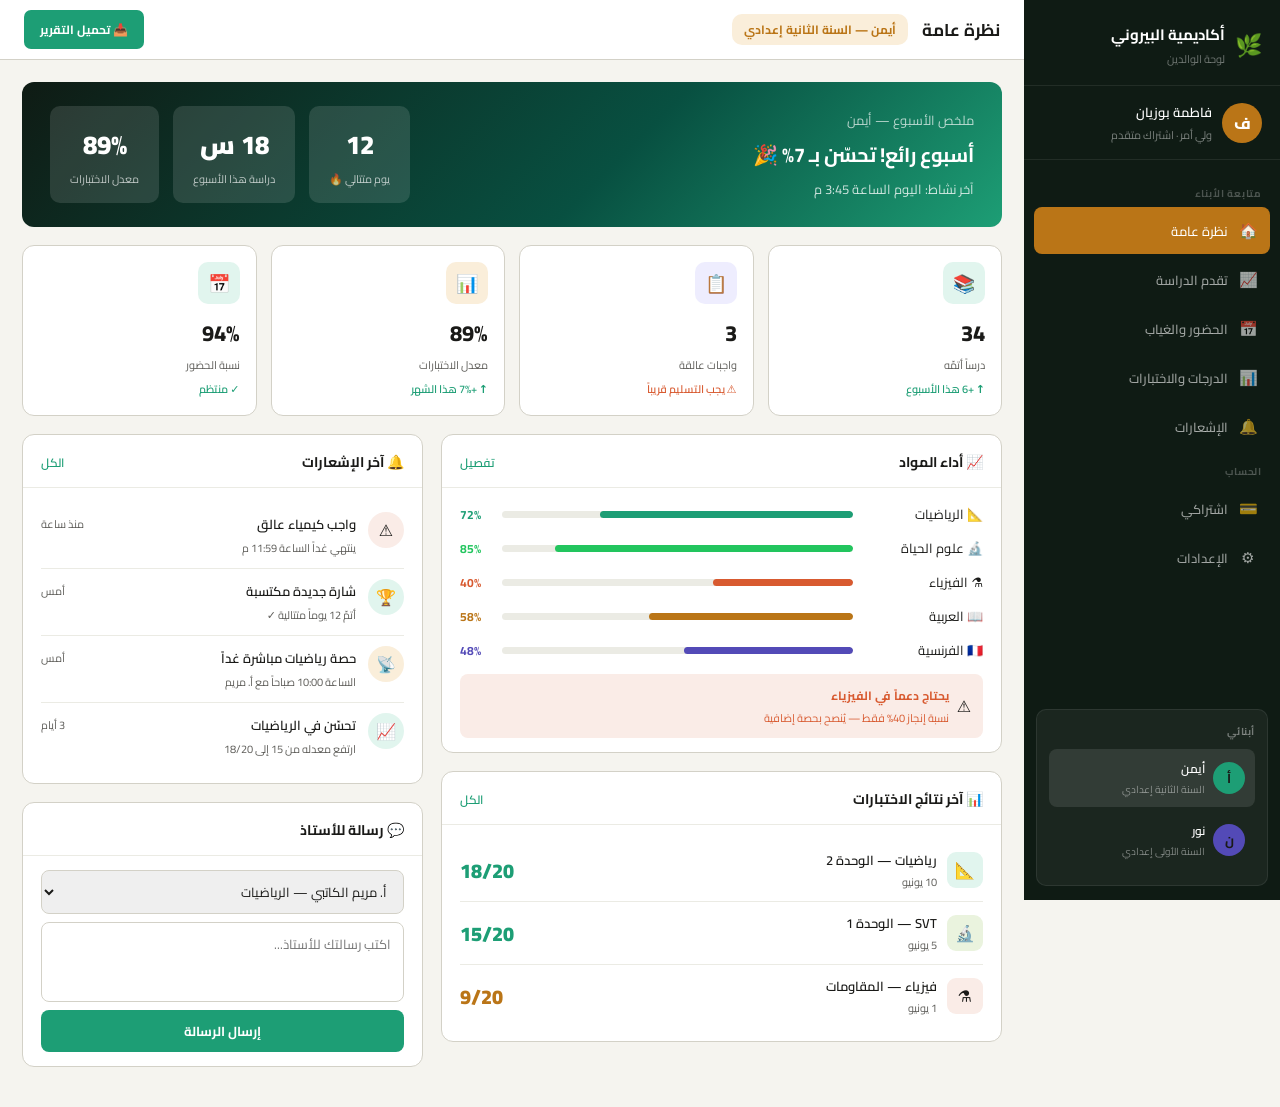
<file: parent.html>
<!DOCTYPE html>
<html lang="ar" dir="rtl">
<head>
  <meta charset="UTF-8"/>
  <meta name="viewport" content="width=device-width,initial-scale=1.0"/>
  <title>لوحة الوالدين — أكاديمية البيروني</title>
  <link href="https://fonts.googleapis.com/css2?family=Cairo:wght@300;400;500;600;700;900&display=swap" rel="stylesheet"/>
  <style>
    :root{
      --teal:#1D9E75;--td:#085041;--tm:#0F6E56;--tl:#E1F5EE;--tb:#9FE1CB;
      --pur:#534AB7;--pl:#EEEDFE;--pd:#26215C;
      --amb:#BA7517;--al:#FAEEDA;--cor:#D85A30;--cl:#FAECE7;
      --bg:#F5F4EF;--wh:#fff;--dk:#1a1a18;--gt:#5F5E5A;--gm:#D3D1C7;--gl:#EBEBE4;
      --sw:256px;--font:'Cairo',system-ui,sans-serif;--r:12px;
    }
    *,*::before,*::after{box-sizing:border-box;margin:0;padding:0}
    body{font-family:var(--font);background:var(--bg);color:var(--dk);direction:rtl;display:flex;min-height:100vh;font-size:14px}
    .sb{width:var(--sw);flex-shrink:0;background:#0F1B14;display:flex;flex-direction:column;
        position:fixed;top:0;right:0;bottom:0;overflow-y:auto;z-index:50}
    .sb-logo{padding:20px 18px 16px;border-bottom:1px solid rgba(255,255,255,.08);display:flex;align-items:center;gap:10px}
    .sb-n{color:#fff;font-size:13px;font-weight:600}
    .sb-g{color:rgba(255,255,255,.45);font-size:11px;margin-top:1px}
    .sb-user{padding:14px 18px;border-bottom:1px solid rgba(255,255,255,.08);display:flex;align-items:center;gap:10px}
    .sb-av{width:40px;height:40px;border-radius:50%;background:var(--amb);display:flex;align-items:center;justify-content:center;font-size:16px;font-weight:800;color:#fff;flex-shrink:0}
    .sb-nav{flex:1;padding:12px 10px}
    .sb-sec{font-size:10px;font-weight:700;letter-spacing:.08em;color:rgba(255,255,255,.25);text-transform:uppercase;padding:8px 8px 4px;margin-top:4px}
    .sb-a{display:flex;align-items:center;gap:10px;padding:9px 12px;border-radius:8px;font-size:13px;font-weight:500;color:rgba(255,255,255,.6);cursor:pointer;transition:.18s;margin-bottom:2px;user-select:none}
    .sb-a:hover{background:rgba(255,255,255,.07);color:#fff}
    .sb-a.on{background:var(--amb);color:#fff}
    .sb-i{font-size:15px;width:20px;text-align:center;flex-shrink:0}
    .kids-panel{margin:10px 12px 14px;padding:12px;background:rgba(255,255,255,.05);border-radius:10px;border:1px solid rgba(255,255,255,.08)}
    .kid-btn{display:flex;align-items:center;gap:8px;padding:8px 10px;border-radius:8px;cursor:pointer;transition:.18s;margin-bottom:4px}
    .kid-btn:hover,.kid-btn.on{background:rgba(255,255,255,.1)}
    .kid-av{width:32px;height:32px;border-radius:50%;display:flex;align-items:center;justify-content:center;font-size:13px;font-weight:700;flex-shrink:0}
    .kid-name{color:#fff;font-size:12px;font-weight:600}
    .kid-grade{color:rgba(255,255,255,.45);font-size:10px}
    .main{margin-right:var(--sw);flex:1;display:flex;flex-direction:column;min-height:100vh}
    .topbar{background:var(--wh);border-bottom:1px solid var(--gm);padding:0 24px;height:60px;display:flex;align-items:center;gap:14px;position:sticky;top:0;z-index:40}
    .tb-title{font-size:17px;font-weight:700}
    .tb-kid{background:var(--al);color:var(--amb);font-size:12px;font-weight:700;padding:4px 12px;border-radius:10px}
    .cnt{padding:22px;flex:1}
    .tab-panel{display:none}.tab-panel.active{display:block}
    .card{background:var(--wh);border-radius:var(--r);border:1px solid var(--gm);overflow:hidden;margin-bottom:18px}
    .ch{display:flex;align-items:center;justify-content:space-between;padding:14px 18px 12px;border-bottom:1px solid var(--gl)}
    .ct{font-size:14px;font-weight:700}
    .cla{font-size:12px;color:var(--teal);font-weight:600;cursor:pointer}
    .cb{padding:14px 18px}
    .sr{display:grid;grid-template-columns:repeat(4,1fr);gap:14px;margin-bottom:18px}
    .sc{background:var(--wh);border-radius:var(--r);padding:16px;border:1px solid var(--gm)}
    .sc-ic{width:42px;height:42px;border-radius:10px;display:flex;align-items:center;justify-content:center;font-size:18px}
    .sc-n{font-size:22px;font-weight:800;color:var(--dk);margin-top:8px}
    .sc-l{font-size:11px;color:var(--gt);margin-top:1px}
    .sc-ch{font-size:11px;font-weight:600;margin-top:4px}
    .tc{display:grid;grid-template-columns:1.4fr 1fr;gap:18px}
    .prog-i{display:flex;align-items:center;gap:10px;margin-bottom:10px}
    .prog-lbl{width:120px;font-size:13px;color:var(--dk);flex-shrink:0}
    .prog-bar-w{flex:1;height:7px;background:var(--gl);border-radius:4px;overflow:hidden}
    .prog-bar-f{height:100%;border-radius:4px}
    .prog-pct{font-size:12px;font-weight:700;width:32px;text-align:left;flex-shrink:0}
    .att-i{display:flex;align-items:center;gap:10px;padding:9px 0;border-bottom:1px solid var(--gl)}
    .att-i:last-child{border-bottom:none}
    .att-dot{width:10px;height:10px;border-radius:50%;flex-shrink:0}
    .att-present{background:var(--teal)}
    .att-absent{background:var(--cor)}
    .att-late{background:var(--amb)}
    .notif-i{display:flex;gap:12px;padding:10px 0;border-bottom:1px solid var(--gl)}
    .notif-i:last-child{border-bottom:none}
    .notif-ic{width:36px;height:36px;border-radius:50%;display:flex;align-items:center;justify-content:center;font-size:16px;flex-shrink:0}
    .notif-t{font-size:13px;font-weight:600;color:var(--dk)}
    .notif-s{font-size:11px;color:var(--gt);margin-top:2px}
    .notif-time{font-size:11px;color:var(--gt);flex-shrink:0;margin-top:2px}
    .exam-i{display:flex;align-items:center;gap:10px;padding:9px 0;border-bottom:1px solid var(--gl)}
    .exam-i:last-child{border-bottom:none}
    .exam-score{font-size:20px;font-weight:900;flex-shrink:0}
    .s-hi{color:var(--teal)}.s-md{color:var(--amb)}.s-lo{color:var(--cor)}
    @media(max-width:900px){.sb{display:none}.main{margin-right:0}.tc{grid-template-columns:1fr}.sr{grid-template-columns:1fr 1fr}}
  </style>
</head>
<body>

<aside class="sb">
  <div class="sb-logo">
    <span style="font-size:22px">🌿</span>
    <div>
      <div style="color:#fff;font-size:15px;font-weight:700">أكاديمية البيروني</div>
      <div style="color:rgba(255,255,255,.4);font-size:11px">لوحة الوالدين</div>
    </div>
  </div>
  <div class="sb-user">
    <div class="sb-av">ف</div>
    <div>
      <div class="sb-n">فاطمة بوزيان</div>
      <div class="sb-g">ولي أمر · اشتراك متقدم</div>
    </div>
  </div>
  <nav class="sb-nav">
    <div class="sb-sec">متابعة الأبناء</div>
    <div class="sb-a on" onclick="go(this,'overview')"><span class="sb-i">🏠</span>نظرة عامة</div>
    <div class="sb-a" onclick="go(this,'progress')"><span class="sb-i">📈</span>تقدم الدراسة</div>
    <div class="sb-a" onclick="go(this,'attendance')"><span class="sb-i">📅</span>الحضور والغياب</div>
    <div class="sb-a" onclick="go(this,'grades')"><span class="sb-i">📊</span>الدرجات والاختبارات</div>
    <div class="sb-a" onclick="go(this,'notifications')"><span class="sb-i">🔔</span>الإشعارات</div>
    <div class="sb-sec">الحساب</div>
    <div class="sb-a" onclick="go(this,'subscription')"><span class="sb-i">💳</span>اشتراكي</div>
    <div class="sb-a" onclick="go(this,'settings')"><span class="sb-i">⚙️</span>الإعدادات</div>
  </nav>
  <div class="kids-panel">
    <div style="color:rgba(255,255,255,.4);font-size:10px;font-weight:700;text-transform:uppercase;letter-spacing:.06em;margin-bottom:8px">أبنائي</div>
    <div class="kid-btn on" onclick="switchKid(this,'أيمن','2AC')">
      <div class="kid-av" style="background:var(--teal)">أ</div>
      <div><div class="kid-name">أيمن</div><div class="kid-grade">السنة الثانية إعدادي</div></div>
    </div>
    <div class="kid-btn" onclick="switchKid(this,'نور','1AC')">
      <div class="kid-av" style="background:var(--pur)">ن</div>
      <div><div class="kid-name">نور</div><div class="kid-grade">السنة الأولى إعدادي</div></div>
    </div>
  </div>
</aside>

<div class="main">
  <div class="topbar">
    <div class="tb-title" id="pg-title">نظرة عامة</div>
    <span class="tb-kid" id="kid-label">أيمن — السنة الثانية إعدادي</span>
    <div style="margin-right:auto;display:flex;gap:10px">
      <button onclick="downloadReport()" style="background:var(--teal);color:#fff;border:none;border-radius:7px;padding:8px 16px;font-family:var(--font);font-size:12px;font-weight:700;cursor:pointer">📥 تحميل التقرير</button>
    </div>
  </div>

  <div class="cnt">

    <!-- OVERVIEW -->
    <div class="tab-panel active" id="t-overview">
      <!-- Weekly summary banner -->
      <div style="background:linear-gradient(135deg,#0F1B14,var(--td) 60%,var(--teal));border-radius:var(--r);padding:24px 28px;color:#fff;margin-bottom:18px;display:flex;align-items:center;justify-content:space-between;flex-wrap:wrap;gap:14px">
        <div>
          <div style="font-size:13px;opacity:.7;margin-bottom:4px">ملخص الأسبوع — <span id="kid-name-banner">أيمن</span></div>
          <div style="font-size:20px;font-weight:700">أسبوع رائع! تحسّن بـ 7% 🎉</div>
          <div style="font-size:13px;opacity:.8;margin-top:4px">آخر نشاط: اليوم الساعة 3:45 م</div>
        </div>
        <div style="display:flex;gap:14px">
          <div style="text-align:center;background:rgba(255,255,255,.12);border-radius:10px;padding:14px 20px">
            <div style="font-size:26px;font-weight:900">12</div>
            <div style="font-size:11px;opacity:.7">يوم متتالي 🔥</div>
          </div>
          <div style="text-align:center;background:rgba(255,255,255,.12);border-radius:10px;padding:14px 20px">
            <div style="font-size:26px;font-weight:900">18 س</div>
            <div style="font-size:11px;opacity:.7">دراسة هذا الأسبوع</div>
          </div>
          <div style="text-align:center;background:rgba(255,255,255,.12);border-radius:10px;padding:14px 20px">
            <div style="font-size:26px;font-weight:900">89%</div>
            <div style="font-size:11px;opacity:.7">معدل الاختبارات</div>
          </div>
        </div>
      </div>

      <div class="sr">
        <div class="sc">
          <div class="sc-ic" style="background:#E1F5EE">📚</div>
          <div class="sc-n">34</div>
          <div class="sc-l">درساً أتمّه</div>
          <div class="sc-ch" style="color:var(--teal)">↑ +6 هذا الأسبوع</div>
        </div>
        <div class="sc">
          <div class="sc-ic" style="background:#EEEDFE">📋</div>
          <div class="sc-n">3</div>
          <div class="sc-l">واجبات عالقة</div>
          <div class="sc-ch" style="color:var(--cor)">⚠️ يجب التسليم قريباً</div>
        </div>
        <div class="sc">
          <div class="sc-ic" style="background:#FAEEDA">📊</div>
          <div class="sc-n">89%</div>
          <div class="sc-l">معدل الاختبارات</div>
          <div class="sc-ch" style="color:var(--teal)">↑ +7% هذا الشهر</div>
        </div>
        <div class="sc">
          <div class="sc-ic" style="background:#E1F5EE">📅</div>
          <div class="sc-n">94%</div>
          <div class="sc-l">نسبة الحضور</div>
          <div class="sc-ch" style="color:var(--teal)">✓ منتظم</div>
        </div>
      </div>

      <div class="tc">
        <div>
          <div class="card">
            <div class="ch"><div class="ct">📈 أداء المواد</div><div class="cla" onclick="go(document.querySelector('[onclick*=progress]'),'progress')">تفصيل</div></div>
            <div class="cb">
              <div class="prog-i">
                <div class="prog-lbl">📐 الرياضيات</div>
                <div class="prog-bar-w"><div class="prog-bar-f" style="width:72%;background:var(--teal)"></div></div>
                <div class="prog-pct" style="color:var(--teal)">72%</div>
              </div>
              <div class="prog-i">
                <div class="prog-lbl">🔬 علوم الحياة</div>
                <div class="prog-bar-w"><div class="prog-bar-f" style="width:85%;background:#22C55E"></div></div>
                <div class="prog-pct" style="color:#22C55E">85%</div>
              </div>
              <div class="prog-i">
                <div class="prog-lbl">⚗️ الفيزياء</div>
                <div class="prog-bar-w"><div class="prog-bar-f" style="width:40%;background:var(--cor)"></div></div>
                <div class="prog-pct" style="color:var(--cor)">40%</div>
              </div>
              <div class="prog-i">
                <div class="prog-lbl">📖 العربية</div>
                <div class="prog-bar-w"><div class="prog-bar-f" style="width:58%;background:var(--amb)"></div></div>
                <div class="prog-pct" style="color:var(--amb)">58%</div>
              </div>
              <div class="prog-i">
                <div class="prog-lbl">🇫🇷 الفرنسية</div>
                <div class="prog-bar-w"><div class="prog-bar-f" style="width:48%;background:var(--pur)"></div></div>
                <div class="prog-pct" style="color:var(--pur)">48%</div>
              </div>
              <div style="background:var(--cl);border-radius:8px;padding:10px 12px;margin-top:12px;display:flex;gap:8px;align-items:center">
                <span style="font-size:16px">⚠️</span>
                <div>
                  <div style="font-size:12px;font-weight:700;color:var(--cor)">يحتاج دعماً في الفيزياء</div>
                  <div style="font-size:11px;color:var(--cor);margin-top:1px">نسبة إنجاز 40% فقط — يُنصح بحصة إضافية</div>
                </div>
              </div>
            </div>
          </div>

          <div class="card">
            <div class="ch"><div class="ct">📊 آخر نتائج الاختبارات</div><div class="cla" onclick="go(document.querySelector('[onclick*=grades]'),'grades')">الكل</div></div>
            <div class="cb">
              <div class="exam-i">
                <div style="width:36px;height:36px;border-radius:9px;background:#E1F5EE;display:flex;align-items:center;justify-content:center;font-size:16px">📐</div>
                <div style="flex:1"><div style="font-size:13px;font-weight:600">رياضيات — الوحدة 2</div><div style="font-size:11px;color:var(--gt)">10 يونيو</div></div>
                <div class="exam-score s-hi">18/20</div>
              </div>
              <div class="exam-i">
                <div style="width:36px;height:36px;border-radius:9px;background:#EAF3DE;display:flex;align-items:center;justify-content:center;font-size:16px">🔬</div>
                <div style="flex:1"><div style="font-size:13px;font-weight:600">SVT — الوحدة 1</div><div style="font-size:11px;color:var(--gt)">5 يونيو</div></div>
                <div class="exam-score s-hi">15/20</div>
              </div>
              <div class="exam-i">
                <div style="width:36px;height:36px;border-radius:9px;background:#FAECE7;display:flex;align-items:center;justify-content:center;font-size:16px">⚗️</div>
                <div style="flex:1"><div style="font-size:13px;font-weight:600">فيزياء — المقاومات</div><div style="font-size:11px;color:var(--gt)">1 يونيو</div></div>
                <div class="exam-score s-md">9/20</div>
              </div>
            </div>
          </div>
        </div>

        <div>
          <div class="card">
            <div class="ch"><div class="ct">🔔 آخر الإشعارات</div><div class="cla" onclick="go(document.querySelector('[onclick*=notifications]'),'notifications')">الكل</div></div>
            <div class="cb">
              <div class="notif-i">
                <div class="notif-ic" style="background:var(--cl)">⚠️</div>
                <div style="flex:1">
                  <div class="notif-t">واجب كيمياء عالق</div>
                  <div class="notif-s">ينتهي غداً الساعة 11:59 م</div>
                </div>
                <div class="notif-time">منذ ساعة</div>
              </div>
              <div class="notif-i">
                <div class="notif-ic" style="background:var(--tl)">🏆</div>
                <div style="flex:1">
                  <div class="notif-t">شارة جديدة مكتسبة</div>
                  <div class="notif-s">أتمّ 12 يوماً متتالية ✓</div>
                </div>
                <div class="notif-time">أمس</div>
              </div>
              <div class="notif-i">
                <div class="notif-ic" style="background:var(--al)">📡</div>
                <div style="flex:1">
                  <div class="notif-t">حصة رياضيات مباشرة غداً</div>
                  <div class="notif-s">الساعة 10:00 صباحاً مع أ. مريم</div>
                </div>
                <div class="notif-time">أمس</div>
              </div>
              <div class="notif-i">
                <div class="notif-ic" style="background:var(--tl)">📈</div>
                <div style="flex:1">
                  <div class="notif-t">تحسّن في الرياضيات</div>
                  <div class="notif-s">ارتفع معدله من 15 إلى 18/20</div>
                </div>
                <div class="notif-time">3 أيام</div>
              </div>
            </div>
          </div>

          <div class="card">
            <div class="ch"><div class="ct">💬 رسالة للأستاذ</div></div>
            <div class="cb">
              <div style="display:flex;flex-direction:column;gap:8px">
                <select style="width:100%;border:1px solid var(--gm);border-radius:8px;padding:8px 12px;font-family:var(--font);font-size:13px;color:var(--dk)">
                  <option>أ. مريم الكاتبي — الرياضيات</option>
                  <option>أ. سعيد الأحمدي — SVT</option>
                  <option>أ. يوسف بنعلي — الفيزياء</option>
                </select>
                <textarea style="width:100%;border:1px solid var(--gm);border-radius:8px;padding:9px 12px;font-family:var(--font);font-size:13px;color:var(--dk);resize:none;height:80px;outline:none" placeholder="اكتب رسالتك للأستاذ..."></textarea>
                <button onclick="alert('تم إرسال رسالتك للأستاذ ✓')" style="background:var(--teal);color:#fff;border:none;border-radius:8px;padding:9px;font-family:var(--font);font-size:13px;font-weight:700;cursor:pointer">إرسال الرسالة</button>
              </div>
            </div>
          </div>
        </div>
      </div>
    </div>

    <!-- ATTENDANCE -->
    <div class="tab-panel" id="t-attendance">
      <div class="card">
        <div class="ch">
          <div class="ct">📅 سجل الحضور — يونيو 2025</div>
          <div style="display:flex;gap:12px;font-size:12px">
            <span><span style="color:var(--teal)">●</span> حاضر</span>
            <span><span style="color:var(--cor)">●</span> غائب</span>
            <span><span style="color:var(--amb)">●</span> متأخر</span>
          </div>
        </div>
        <div class="cb">
          <div style="display:grid;grid-template-columns:repeat(7,1fr);gap:8px;text-align:center;margin-bottom:12px">
            <div style="font-size:11px;font-weight:700;color:var(--gt)">أح</div>
            <div style="font-size:11px;font-weight:700;color:var(--gt)">اث</div>
            <div style="font-size:11px;font-weight:700;color:var(--gt)">ث</div>
            <div style="font-size:11px;font-weight:700;color:var(--gt)">أر</div>
            <div style="font-size:11px;font-weight:700;color:var(--gt)">خ</div>
            <div style="font-size:11px;font-weight:700;color:var(--gt)">ج</div>
            <div style="font-size:11px;font-weight:700;color:var(--gt)">س</div>
          </div>
          <div id="cal" style="display:grid;grid-template-columns:repeat(7,1fr);gap:6px;text-align:center"></div>
          <div style="margin-top:16px;display:grid;grid-template-columns:repeat(3,1fr);gap:10px;text-align:center">
            <div style="background:var(--tl);border-radius:8px;padding:12px">
              <div style="font-size:22px;font-weight:800;color:var(--td)">28</div>
              <div style="font-size:11px;color:var(--tm)">حاضر</div>
            </div>
            <div style="background:var(--cl);border-radius:8px;padding:12px">
              <div style="font-size:22px;font-weight:800;color:var(--cor)">1</div>
              <div style="font-size:11px;color:var(--cor)">غائب</div>
            </div>
            <div style="background:var(--al);border-radius:8px;padding:12px">
              <div style="font-size:22px;font-weight:800;color:var(--amb)">1</div>
              <div style="font-size:11px;color:var(--amb)">متأخر</div>
            </div>
          </div>
        </div>
      </div>
    </div>

    <!-- GRADES -->
    <div class="tab-panel" id="t-grades">
      <div class="card">
        <div class="ch"><div class="ct">📊 جميع نتائج الاختبارات</div></div>
        <div class="cb">
          <table style="width:100%;border-collapse:collapse;font-size:13px">
            <thead>
              <tr style="border-bottom:2px solid var(--gl)">
                <th style="text-align:right;padding:8px;color:var(--gt);font-weight:600;font-size:11px;text-transform:uppercase">الاختبار</th>
                <th style="text-align:center;padding:8px;color:var(--gt);font-weight:600;font-size:11px">المادة</th>
                <th style="text-align:center;padding:8px;color:var(--gt);font-weight:600;font-size:11px">التاريخ</th>
                <th style="text-align:center;padding:8px;color:var(--gt);font-weight:600;font-size:11px">الدرجة</th>
                <th style="text-align:center;padding:8px;color:var(--gt);font-weight:600;font-size:11px">المستوى</th>
              </tr>
            </thead>
            <tbody>
              <tr style="border-bottom:1px solid var(--gl)"><td style="padding:10px 8px">الوحدة 2 — هندسة</td><td style="text-align:center">📐 رياضيات</td><td style="text-align:center;color:var(--gt)">10/06</td><td style="text-align:center;font-size:18px;font-weight:900;color:var(--teal)">18/20</td><td style="text-align:center"><span style="background:var(--tl);color:var(--td);font-size:10px;font-weight:700;padding:2px 8px;border-radius:6px">ممتاز</span></td></tr>
              <tr style="border-bottom:1px solid var(--gl)"><td style="padding:10px 8px">الوحدة 1 — أحياء</td><td style="text-align:center">🔬 SVT</td><td style="text-align:center;color:var(--gt)">05/06</td><td style="text-align:center;font-size:18px;font-weight:900;color:var(--teal)">15/20</td><td style="text-align:center"><span style="background:var(--tl);color:var(--td);font-size:10px;font-weight:700;padding:2px 8px;border-radius:6px">جيد جداً</span></td></tr>
              <tr style="border-bottom:1px solid var(--gl)"><td style="padding:10px 8px">المقاومات الكهربائية</td><td style="text-align:center">⚗️ فيزياء</td><td style="text-align:center;color:var(--gt)">01/06</td><td style="text-align:center;font-size:18px;font-weight:900;color:var(--cor)">9/20</td><td style="text-align:center"><span style="background:var(--cl);color:var(--cor);font-size:10px;font-weight:700;padding:2px 8px;border-radius:6px">يحتاج تحسين</span></td></tr>
              <tr style="border-bottom:1px solid var(--gl)"><td style="padding:10px 8px">النحو والأساليب</td><td style="text-align:center">📖 عربية</td><td style="text-align:center;color:var(--gt)">28/05</td><td style="text-align:center;font-size:18px;font-weight:900;color:var(--teal)">16/20</td><td style="text-align:center"><span style="background:var(--tl);color:var(--td);font-size:10px;font-weight:700;padding:2px 8px;border-radius:6px">جيد جداً</span></td></tr>
              <tr><td style="padding:10px 8px">الوحدة 1 — الجملة</td><td style="text-align:center">🇫🇷 فرنسية</td><td style="text-align:center;color:var(--gt)">22/05</td><td style="text-align:center;font-size:18px;font-weight:900;color:var(--amb)">13/20</td><td style="text-align:center"><span style="background:var(--al);color:var(--amb);font-size:10px;font-weight:700;padding:2px 8px;border-radius:6px">جيد</span></td></tr>
            </tbody>
          </table>
        </div>
      </div>
    </div>

    <!-- NOTIFICATIONS -->
    <div class="tab-panel" id="t-notifications">
      <div class="card">
        <div class="ch"><div class="ct">🔔 جميع الإشعارات</div><div class="cla" onclick="document.querySelectorAll('.notif-dot-2').forEach(d=>d.style.display='none')">تحديد الكل كمقروء</div></div>
        <div class="cb" id="all-notifs">
          <div class="notif-i" style="padding:12px 0">
            <div class="notif-ic" style="background:var(--cl)">⚠️</div>
            <div style="flex:1">
              <div class="notif-t">واجب كيمياء عالق — أيمن</div>
              <div class="notif-s">ينتهي غداً الساعة 11:59 م · تمارين الوحدة 1</div>
            </div>
            <div class="notif-time">منذ ساعة</div>
          </div>
          <div class="notif-i" style="padding:12px 0">
            <div class="notif-ic" style="background:var(--tl)">🏆</div>
            <div style="flex:1">
              <div class="notif-t">شارة "12 يوم متتالي" 🔥</div>
              <div class="notif-s">أيمن حقق رقماً قياسياً جديداً في الانتظام</div>
            </div>
            <div class="notif-time">أمس</div>
          </div>
          <div class="notif-i" style="padding:12px 0">
            <div class="notif-ic" style="background:var(--al)">📡</div>
            <div style="flex:1">
              <div class="notif-t">حصة رياضيات مباشرة غداً الساعة 10:00 ص</div>
              <div class="notif-s">مع أ. مريم الكاتبي — مراجعة الهندسة الفضائية</div>
            </div>
            <div class="notif-time">أمس</div>
          </div>
          <div class="notif-i" style="padding:12px 0">
            <div class="notif-ic" style="background:var(--tl)">📈</div>
            <div style="flex:1">
              <div class="notif-t">تحسّن ملحوظ في الرياضيات</div>
              <div class="notif-s">ارتفع معدل أيمن من 15 إلى 18/20 في آخر اختبار</div>
            </div>
            <div class="notif-time">3 أيام</div>
          </div>
          <div class="notif-i" style="padding:12px 0">
            <div class="notif-ic" style="background:var(--cl)">📉</div>
            <div style="flex:1">
              <div class="notif-t">نتيجة منخفضة في الفيزياء</div>
              <div class="notif-s">حصل أيمن على 9/20 في اختبار المقاومات — يُنصح بمراجعة إضافية</div>
            </div>
            <div class="notif-time">5 أيام</div>
          </div>
        </div>
      </div>
    </div>

    <!-- SUBSCRIPTION -->
    <div class="tab-panel" id="t-subscription">
      <div class="card">
        <div class="ch"><div class="ct">💳 اشتراكي الحالي</div></div>
        <div class="cb">
          <div style="background:linear-gradient(135deg,var(--td),var(--teal));border-radius:12px;padding:24px;color:#fff;margin-bottom:16px;display:flex;justify-content:space-between;align-items:center;flex-wrap:wrap;gap:14px">
            <div>
              <div style="font-size:13px;opacity:.7;margin-bottom:4px">الخطة الحالية</div>
              <div style="font-size:22px;font-weight:800">خطة متقدمة</div>
              <div style="font-size:13px;opacity:.8;margin-top:4px">تلميذان — أيمن ونور</div>
            </div>
            <div style="text-align:center">
              <div style="font-size:38px;font-weight:900">249</div>
              <div style="font-size:13px;opacity:.7">درهم / 3 أشهر</div>
            </div>
            <div>
              <div style="font-size:12px;opacity:.7;margin-bottom:4px">تاريخ التجديد</div>
              <div style="font-size:16px;font-weight:700">15 سبتمبر 2025</div>
              <div style="margin-top:10px;background:rgba(255,255,255,.2);border-radius:8px;padding:8px 16px;font-size:12px;font-weight:700;cursor:pointer;text-align:center">إدارة الاشتراك</div>
            </div>
          </div>
          <div style="display:grid;grid-template-columns:repeat(3,1fr);gap:12px">
            <div style="border:1px solid var(--gm);border-radius:10px;padding:16px;text-align:center">
              <div style="font-size:13px;font-weight:700;color:var(--gt);margin-bottom:8px">شهري</div>
              <div style="font-size:26px;font-weight:900;color:var(--dk)">99 <span style="font-size:13px;font-weight:400">درهم</span></div>
              <div style="font-size:11px;color:var(--gt);margin:4px 0 10px">/ شهر</div>
              <button style="width:100%;background:var(--gl);color:var(--dk);border:none;border-radius:7px;padding:8px;font-family:var(--font);font-size:12px;font-weight:600;cursor:pointer">الخطة الأساسية</button>
            </div>
            <div style="border:2px solid var(--teal);border-radius:10px;padding:16px;text-align:center;background:var(--tl)">
              <div style="font-size:11px;font-weight:700;color:var(--teal);margin-bottom:4px">✓ خطتك الحالية</div>
              <div style="font-size:13px;font-weight:700;color:var(--td);margin-bottom:8px">فصلي</div>
              <div style="font-size:26px;font-weight:900;color:var(--td)">249 <span style="font-size:13px;font-weight:400">درهم</span></div>
              <div style="font-size:11px;color:var(--tm);margin:4px 0 10px">/ 3 أشهر</div>
              <button style="width:100%;background:var(--teal);color:#fff;border:none;border-radius:7px;padding:8px;font-family:var(--font);font-size:12px;font-weight:700;cursor:pointer">مفعّلة ✓</button>
            </div>
            <div style="border:1px solid var(--gm);border-radius:10px;padding:16px;text-align:center">
              <div style="font-size:11px;font-weight:700;color:var(--pur);margin-bottom:4px">وفّر 33%</div>
              <div style="font-size:13px;font-weight:700;color:var(--gt);margin-bottom:8px">سنوي</div>
              <div style="font-size:26px;font-weight:900;color:var(--dk)">799 <span style="font-size:13px;font-weight:400">درهم</span></div>
              <div style="font-size:11px;color:var(--gt);margin:4px 0 10px">/ سنة</div>
              <button onclick="alert('سيتم تحويلك لصفحة الدفع...')" style="width:100%;background:var(--pur);color:#fff;border:none;border-radius:7px;padding:8px;font-family:var(--font);font-size:12px;font-weight:700;cursor:pointer">ترقية الآن</button>
            </div>
          </div>
        </div>
      </div>
    </div>

    <!-- SETTINGS -->
    <div class="tab-panel" id="t-settings">
      <div class="card">
        <div class="ch"><div class="ct">⚙️ إعدادات الإشعارات</div></div>
        <div class="cb">
          <div style="display:flex;flex-direction:column;gap:14px">
            <div style="font-size:12px;font-weight:700;color:var(--gt);text-transform:uppercase;letter-spacing:.04em">إشعارات واتساب</div>
            <div style="display:flex;align-items:center;justify-content:space-between;padding:10px 0;border-bottom:1px solid var(--gl)">
              <div><div style="font-size:13px;font-weight:600">واجبات عالقة لأيمن</div><div style="font-size:11px;color:var(--gt)">إشعار فوري عند اقتراب الموعد</div></div>
              <div onclick="toggle(this)" class="tog on" style="width:40px;height:22px;border-radius:11px;background:var(--teal);cursor:pointer;position:relative;flex-shrink:0"><div style="position:absolute;width:18px;height:18px;border-radius:50%;background:#fff;top:2px;left:20px;transition:.2s"></div></div>
            </div>
            <div style="display:flex;align-items:center;justify-content:space-between;padding:10px 0;border-bottom:1px solid var(--gl)">
              <div><div style="font-size:13px;font-weight:600">نتائج الاختبارات</div><div style="font-size:11px;color:var(--gt)">إشعار فور ظهور الدرجة</div></div>
              <div onclick="toggle(this)" class="tog on" style="width:40px;height:22px;border-radius:11px;background:var(--teal);cursor:pointer;position:relative;flex-shrink:0"><div style="position:absolute;width:18px;height:18px;border-radius:50%;background:#fff;top:2px;left:20px;transition:.2s"></div></div>
            </div>
            <div style="display:flex;align-items:center;justify-content:space-between;padding:10px 0;border-bottom:1px solid var(--gl)">
              <div><div style="font-size:13px;font-weight:600">التقرير الأسبوعي PDF</div><div style="font-size:11px;color:var(--gt)">كل يوم الأحد الساعة 8 صباحاً</div></div>
              <div onclick="toggle(this)" class="tog on" style="width:40px;height:22px;border-radius:11px;background:var(--teal);cursor:pointer;position:relative;flex-shrink:0"><div style="position:absolute;width:18px;height:18px;border-radius:50%;background:#fff;top:2px;left:20px;transition:.2s"></div></div>
            </div>
            <div style="display:flex;align-items:center;justify-content:space-between;padding:10px 0">
              <div><div style="font-size:13px;font-weight:600">الحصص المباشرة القادمة</div><div style="font-size:11px;color:var(--gt)">تذكير قبل الحصة بساعة</div></div>
              <div onclick="toggle(this)" class="tog" style="width:40px;height:22px;border-radius:11px;background:var(--gm);cursor:pointer;position:relative;flex-shrink:0"><div style="position:absolute;width:18px;height:18px;border-radius:50%;background:#fff;top:2px;right:2px;transition:.2s"></div></div>
            </div>
          </div>
          <button onclick="alert('تم حفظ الإعدادات ✓')" style="margin-top:16px;background:var(--teal);color:#fff;border:none;border-radius:8px;padding:10px 24px;font-family:var(--font);font-size:14px;font-weight:700;cursor:pointer">حفظ الإعدادات</button>
        </div>
      </div>
    </div>

  </div>
</div>

<script>
const titles={overview:'نظرة عامة',progress:'تقدم الدراسة',attendance:'الحضور والغياب',grades:'الدرجات والاختبارات',notifications:'الإشعارات',subscription:'اشتراكي',settings:'الإعدادات'};
function go(el,tab){
  document.querySelectorAll('.sb-a').forEach(a=>a.classList.remove('on'));
  if(el)el.classList.add('on');
  document.querySelectorAll('.tab-panel').forEach(p=>p.classList.remove('active'));
  const p=document.getElementById('t-'+tab);
  if(p)p.classList.add('active');
  document.getElementById('pg-title').textContent=titles[tab]||'';
  window.scrollTo({top:0,behavior:'smooth'});
}
function switchKid(el,name,grade){
  document.querySelectorAll('.kid-btn').forEach(b=>b.classList.remove('on'));
  el.classList.add('on');
  document.getElementById('kid-label').textContent=name+' — السنة '+grade+' إعدادي';
  document.getElementById('kid-name-banner').textContent=name;
}
function downloadReport(){alert('📥 جارٍ تحضير تقرير أيمن الأسبوعي PDF...\nسيصل لهاتفك خلال ثوانٍ.');}
function toggle(el){
  const on=el.classList.toggle('on');
  el.style.background=on?'var(--teal)':'var(--gm)';
  const dot=el.querySelector('div');
  dot.style.left=on?'20px':'';dot.style.right=on?'':'2px';
}
// Calendar
(function(){
  const cal=document.getElementById('cal');if(!cal)return;
  const status=[null,null,null,'p','p','p','p','p','a','p','p','p','p','p','p','l','p','p','p','p','p','p','p','p','p','p','p','p','p','p'];
  for(let i=0;i<30;i++){
    const d=document.createElement('div');
    const s=status[i];
    d.style.cssText='width:32px;height:32px;border-radius:50%;display:flex;align-items:center;justify-content:center;font-size:12px;font-weight:700;margin:0 auto;';
    if(!s){d.style.opacity='.2';d.textContent=i+1;}
    else if(s==='p'){d.style.background='var(--tl)';d.style.color='var(--td)';d.textContent=i+1;}
    else if(s==='a'){d.style.background='var(--cl)';d.style.color='var(--cor)';d.textContent=i+1;}
    else{d.style.background='var(--al)';d.style.color='var(--amb)';d.textContent=i+1;}
    cal.appendChild(d);
  }
})();
</script>
</body>
</html>
</file>
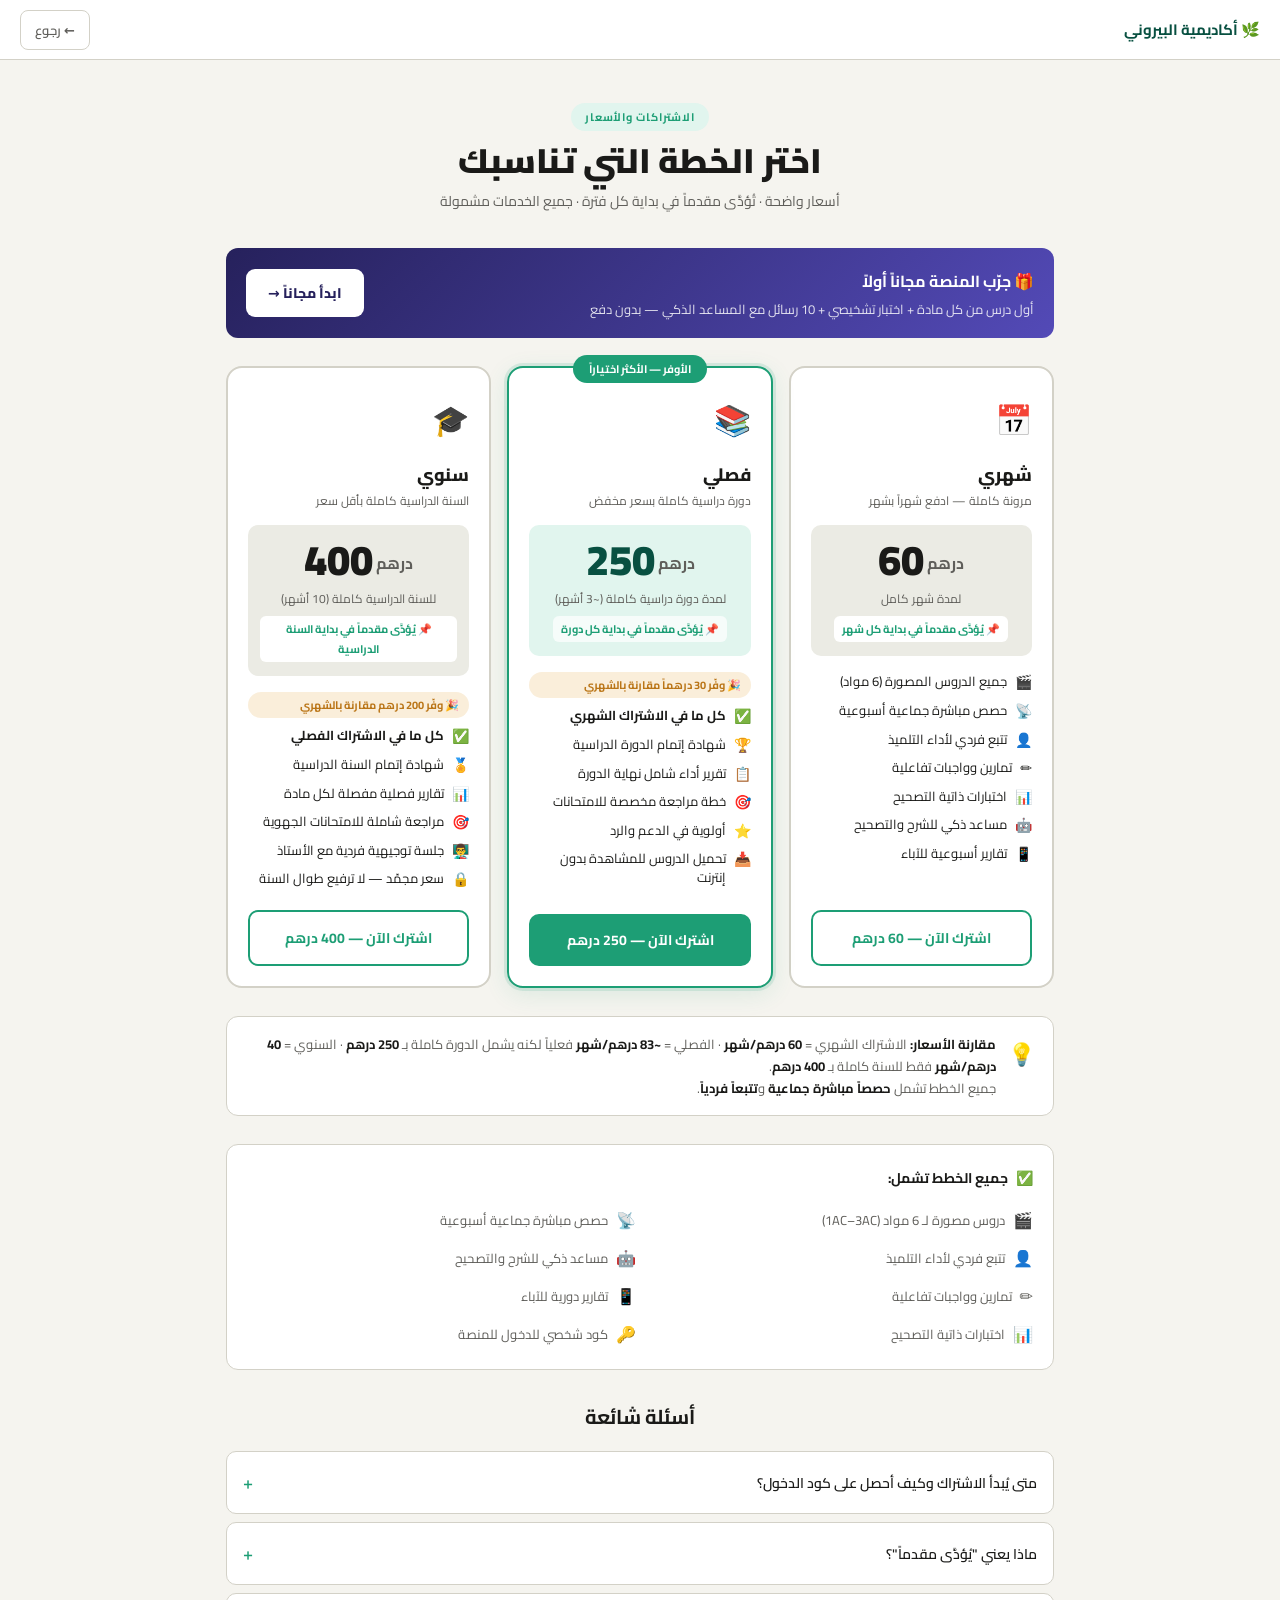
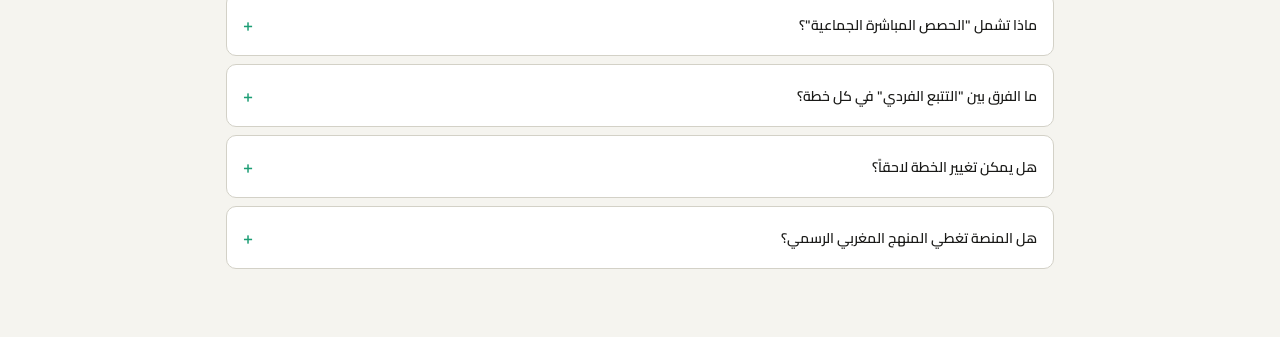
<file: pricing.html>
<!DOCTYPE html>
<html lang="ar" dir="rtl">
<head>
  <meta charset="UTF-8"/>
  <meta name="viewport" content="width=device-width,initial-scale=1.0,maximum-scale=1.0"/>
  <title>الاشتراك والدفع — أكاديمية البيروني</title>
  <link href="https://fonts.googleapis.com/css2?family=Cairo:wght@300;400;500;600;700;900&display=swap" rel="stylesheet"/>
  <style>
    :root{
      --teal:#1D9E75;--td:#085041;--tm:#0F6E56;--tl:#E1F5EE;--tb:#9FE1CB;
      --pur:#534AB7;--pl:#EEEDFE;--pd:#26215C;
      --amb:#BA7517;--al:#FAEEDA;
      --cor:#D85A30;--cl:#FAECE7;
      --bg:#F5F4EF;--wh:#fff;--dk:#1a1a18;--gt:#5F5E5A;--gm:#D3D1C7;--gl:#EBEBE4;
      --font:'Cairo',system-ui,sans-serif;--r:14px;
    }
    *,*::before,*::after{box-sizing:border-box;margin:0;padding:0}
    html{-webkit-text-size-adjust:100%}
    body{font-family:var(--font);background:var(--bg);color:var(--dk);direction:rtl;min-height:100vh}

    /* NAV */
    .nav{background:var(--wh);border-bottom:1px solid var(--gm);padding:0 20px;height:60px;
         display:flex;align-items:center;justify-content:space-between;
         position:sticky;top:0;z-index:40}
    .logo{display:flex;align-items:center;gap:8px;font-size:15px;font-weight:700;color:var(--td);text-decoration:none}
    .back-btn{background:none;border:1px solid var(--gm);border-radius:8px;padding:7px 14px;
              font-family:var(--font);font-size:13px;color:var(--gt);cursor:pointer;font-weight:600}

    /* LAYOUT */
    .wrap{max-width:860px;margin:0 auto;padding:40px 16px 60px}

    /* HEADER */
    .page-header{text-align:center;margin-bottom:36px}
    .eyebrow{display:inline-block;font-size:11px;font-weight:700;letter-spacing:.08em;
             color:var(--teal);text-transform:uppercase;background:var(--tl);
             padding:4px 14px;border-radius:20px;margin-bottom:10px}
    .page-title{font-size:clamp(22px,5vw,34px);font-weight:900;color:var(--dk);
                line-height:1.2;margin-bottom:8px}
    .page-sub{font-size:14px;color:var(--gt);line-height:1.6}

    /* PLAN CARDS */
    .plans{display:grid;grid-template-columns:repeat(3,1fr);gap:16px;margin-bottom:28px}

    .plan{
      background:var(--wh);border:2px solid var(--gm);border-radius:16px;
      padding:24px 20px 20px;position:relative;
      display:flex;flex-direction:column;
      transition:transform .2s,box-shadow .2s;
      cursor:default;
    }
    .plan:hover{transform:translateY(-4px);box-shadow:0 10px 32px rgba(0,0,0,.1)}

    /* Featured plan */
    .plan.featured{
      border-color:var(--teal);
      box-shadow:0 0 0 3px rgba(29,158,117,.13), 0 6px 24px rgba(29,158,117,.12);
    }
    .plan-pop{
      position:absolute;top:-13px;right:50%;transform:translateX(50%);
      background:var(--teal);color:#fff;font-size:11px;font-weight:700;
      padding:4px 16px;border-radius:20px;white-space:nowrap;
    }

    /* Plan header */
    .plan-icon{font-size:30px;margin-bottom:10px}
    .plan-name{font-size:18px;font-weight:800;color:var(--dk);margin-bottom:2px}
    .plan-tagline{font-size:12px;color:var(--gt);margin-bottom:16px;line-height:1.4}

    /* Price */
    .plan-price-box{
      background:var(--gl);border-radius:10px;padding:14px 12px;
      text-align:center;margin-bottom:16px;
    }
    .plan.featured .plan-price-box{background:var(--tl)}
    .plan-amount{font-size:42px;font-weight:900;color:var(--dk);line-height:1}
    .plan.featured .plan-amount{color:var(--td)}
    .plan-currency{font-size:16px;font-weight:700;color:var(--gt);vertical-align:super}
    .plan-period{font-size:12px;color:var(--gt);margin-top:3px}
    .plan-when{
      font-size:11px;font-weight:700;color:var(--teal);
      background:var(--wh);border-radius:6px;padding:3px 8px;
      display:inline-block;margin-top:6px;
    }
    .plan.featured .plan-when{background:rgba(255,255,255,.7)}

    /* Features */
    .plan-feats{flex:1;display:flex;flex-direction:column;gap:8px;margin-bottom:20px}
    .feat{display:flex;align-items:flex-start;gap:8px;font-size:13px;color:var(--dk);line-height:1.4}
    .feat-icon{font-size:14px;flex-shrink:0;margin-top:1px}

    /* CTA */
    .plan-cta{
      display:flex;align-items:center;justify-content:center;
      padding:13px;border-radius:10px;
      font-family:var(--font);font-size:14px;font-weight:700;
      cursor:pointer;border:none;transition:.18s;width:100%;
      -webkit-tap-highlight-color:transparent;
    }
    .plan-cta:active{transform:scale(.97)}
    .cta-green{background:var(--teal);color:#fff}
    .cta-green:hover{background:var(--tm)}
    .cta-outline{background:var(--wh);color:var(--teal);border:2px solid var(--teal)}
    .cta-outline:hover{background:var(--tl)}

    /* Savings badge */
    .save-badge{
      display:inline-flex;align-items:center;gap:4px;
      background:var(--al);color:var(--amb);
      font-size:11px;font-weight:700;padding:3px 10px;border-radius:20px;
      margin-bottom:8px;
    }

    /* Comparison note */
    .compare-note{
      background:var(--wh);border:1px solid var(--gm);border-radius:12px;
      padding:16px 18px;margin-bottom:28px;
      display:flex;align-items:flex-start;gap:12px;
    }
    .compare-note-icon{font-size:22px;flex-shrink:0}
    .compare-note p{font-size:13px;color:var(--gt);line-height:1.7}
    .compare-note strong{color:var(--dk)}

    /* All plans include */
    .all-include{
      background:var(--wh);border:1px solid var(--gm);border-radius:12px;
      padding:20px;margin-bottom:28px;
    }
    .all-include-title{font-size:14px;font-weight:700;color:var(--dk);margin-bottom:14px;
                       display:flex;align-items:center;gap:8px}
    .all-grid{display:grid;grid-template-columns:repeat(2,1fr);gap:8px}
    .all-item{display:flex;align-items:center;gap:8px;font-size:13px;color:var(--gt)}
    .all-item-ic{font-size:16px;flex-shrink:0}

    /* Free trial banner */
    .trial-banner{
      background:linear-gradient(135deg,var(--pd),var(--pur));
      border-radius:12px;padding:18px 20px;color:#fff;
      display:flex;align-items:center;justify-content:space-between;
      gap:16px;flex-wrap:wrap;margin-bottom:28px;
    }
    .trial-banner-t{font-size:16px;font-weight:700;margin-bottom:4px}
    .trial-banner-s{font-size:13px;opacity:.85;line-height:1.5}
    .trial-btn{
      background:#fff;color:var(--pd);border:none;border-radius:9px;
      padding:11px 22px;font-family:var(--font);font-size:14px;font-weight:800;
      cursor:pointer;white-space:nowrap;flex-shrink:0;transition:.18s;
    }
    .trial-btn:hover{background:var(--pl)}

    /* FAQ */
    .faq-title{font-size:20px;font-weight:700;text-align:center;margin-bottom:16px}
    .faq-item{background:var(--wh);border:1px solid var(--gm);border-radius:10px;
              margin-bottom:8px;overflow:hidden}
    .faq-q{display:flex;align-items:center;justify-content:space-between;
           padding:14px 16px;cursor:pointer;font-size:14px;font-weight:600;
           gap:10px;user-select:none;-webkit-tap-highlight-color:transparent}
    .faq-arrow{font-size:18px;color:var(--teal);transition:.2s;flex-shrink:0}
    .faq-item.open .faq-arrow{transform:rotate(45deg)}
    .faq-a{display:none;padding:0 16px 14px;font-size:13px;color:var(--gt);line-height:1.7}
    .faq-item.open .faq-a{display:block}

    /* CHECKOUT VIEW */
    .checkout{display:none;max-width:640px;margin:0 auto}
    .checkout.visible{display:block}
    .co-back{background:none;border:1px solid var(--gm);border-radius:8px;
             padding:8px 16px;font-family:var(--font);font-size:13px;font-weight:600;
             color:var(--gt);cursor:pointer;margin-bottom:18px}
    .co-card{background:var(--wh);border-radius:12px;border:1px solid var(--gm);
             padding:20px;margin-bottom:14px}
    .co-title{font-size:15px;font-weight:700;margin-bottom:16px;display:flex;align-items:center;gap:8px}
    .field{margin-bottom:12px}
    .field label{display:block;font-size:11px;font-weight:700;color:var(--gt);
                  text-transform:uppercase;letter-spacing:.04em;margin-bottom:5px}
    .inp{width:100%;height:48px;border:1.5px solid var(--gm);border-radius:9px;
         padding:0 12px;font-family:var(--font);font-size:14px;color:var(--dk);
         background:var(--bg);outline:none;transition:.18s;-webkit-appearance:none}
    .inp:focus{border-color:var(--teal);background:var(--wh);box-shadow:0 0 0 3px rgba(29,158,117,.1)}
    .row2{display:grid;grid-template-columns:1fr 1fr;gap:10px}
    .pay-methods{display:flex;gap:8px;flex-wrap:wrap;margin-bottom:14px}
    .pay-m{border:2px solid var(--gm);border-radius:9px;padding:9px 14px;
           cursor:pointer;font-size:13px;font-weight:600;color:var(--gt);
           transition:.18s;display:flex;align-items:center;gap:6px;
           -webkit-tap-highlight-color:transparent}
    .pay-m.sel{border-color:var(--teal);color:var(--td);background:var(--tl)}
    .order-box{background:var(--tl);border-radius:10px;padding:14px;margin-bottom:14px}
    .order-row{display:flex;justify-content:space-between;font-size:13px;margin-bottom:5px}
    .order-total{font-size:17px;font-weight:800;border-top:1px solid var(--tb);
                 padding-top:8px;margin-top:8px;display:flex;justify-content:space-between}
    .submit-btn{width:100%;height:52px;background:var(--teal);color:#fff;border:none;
                border-radius:11px;font-family:var(--font);font-size:16px;font-weight:700;
                cursor:pointer;transition:.18s;display:flex;align-items:center;justify-content:center;gap:8px}
    .submit-btn:hover{background:var(--tm)}
    .submit-btn:active{transform:scale(.98)}

    /* SUCCESS */
    .success-wrap{display:none;text-align:center;padding:48px 16px}
    .success-wrap.visible{display:block}
    .success-icon{font-size:68px;animation:pop .4s cubic-bezier(.34,1.56,.64,1)}
    @keyframes pop{from{transform:scale(.3);opacity:0}to{transform:scale(1);opacity:1}}

    /* RESPONSIVE */
    @media(max-width:680px){
      .plans{grid-template-columns:1fr;gap:12px}
      .all-grid{grid-template-columns:1fr}
      .row2{grid-template-columns:1fr}
      .plan.featured{order:-1}
    }
    @media(min-width:481px) and (max-width:720px){
      .plans{grid-template-columns:1fr 1fr}
      .plan:last-child{grid-column:span 2}
    }
  </style>
</head>
<body>

<!-- NAV -->
<nav class="nav">
  <a href="index.html" class="logo">🌿 أكاديمية البيروني</a>
  <button class="back-btn" onclick="history.back()">← رجوع</button>
</nav>

<!-- ══════════════════════════════════
     PLANS VIEW
══════════════════════════════════ -->
<div id="plans-view">
<div class="wrap">

  <div class="page-header">
    <div class="eyebrow">الاشتراكات والأسعار</div>
    <h1 class="page-title">اختر الخطة التي تناسبك</h1>
    <p class="page-sub">أسعار واضحة · تُؤدَّى مقدماً في بداية كل فترة · جميع الخدمات مشمولة</p>
  </div>

  <!-- TRIAL BANNER -->
  <div class="trial-banner">
    <div>
      <div class="trial-banner-t">🎁 جرّب المنصة مجاناً أولاً</div>
      <div class="trial-banner-s">أول درس من كل مادة + اختبار تشخيصي + 10 رسائل مع المساعد الذكي — بدون دفع</div>
    </div>
    <button class="trial-btn" onclick="window.location.href='login.html?mode=trial'">ابدأ مجاناً →</button>
  </div>

  <!-- PLANS GRID -->
  <div class="plans">

    <!-- ── شهري ── -->
    <div class="plan">
      <div class="plan-icon">📅</div>
      <div class="plan-name">شهري</div>
      <div class="plan-tagline">مرونة كاملة — ادفع شهراً بشهر</div>
      <div class="plan-price-box">
        <div>
          <span class="plan-currency">درهم </span><span class="plan-amount">60</span>
        </div>
        <div class="plan-period">لمدة شهر كامل</div>
        <div class="plan-when">📌 يُؤدَّى مقدماً في بداية كل شهر</div>
      </div>
      <div class="plan-feats">
        <div class="feat"><span class="feat-icon">🎬</span>جميع الدروس المصورة (6 مواد)</div>
        <div class="feat"><span class="feat-icon">📡</span>حصص مباشرة جماعية أسبوعية</div>
        <div class="feat"><span class="feat-icon">👤</span>تتبع فردي لأداء التلميذ</div>
        <div class="feat"><span class="feat-icon">✏️</span>تمارين وواجبات تفاعلية</div>
        <div class="feat"><span class="feat-icon">📊</span>اختبارات ذاتية التصحيح</div>
        <div class="feat"><span class="feat-icon">🤖</span>مساعد ذكي للشرح والتصحيح</div>
        <div class="feat"><span class="feat-icon">📱</span>تقارير أسبوعية للآباء</div>
      </div>
      <button class="plan-cta cta-outline" onclick="startCheckout('شهري',60,'شهر')">
        اشترك الآن — 60 درهم
      </button>
    </div>

    <!-- ── فصلي (featured) ── -->
    <div class="plan featured">
      <div class="plan-pop">الأوفر — الأكثر اختياراً</div>
      <div class="plan-icon">📚</div>
      <div class="plan-name">فصلي</div>
      <div class="plan-tagline">دورة دراسية كاملة بسعر مخفض</div>
      <div class="plan-price-box">
        <div>
          <span class="plan-currency">درهم </span><span class="plan-amount">250</span>
        </div>
        <div class="plan-period">لمدة دورة دراسية كاملة (~3 أشهر)</div>
        <div class="plan-when">📌 يُؤدَّى مقدماً في بداية كل دورة</div>
      </div>
      <div class="save-badge">🎉 وفّر 30 درهماً مقارنة بالشهري</div>
      <div class="plan-feats">
        <div class="feat"><span class="feat-icon">✅</span><strong>كل ما في الاشتراك الشهري</strong></div>
        <div class="feat"><span class="feat-icon">🏆</span>شهادة إتمام الدورة الدراسية</div>
        <div class="feat"><span class="feat-icon">📋</span>تقرير أداء شامل نهاية الدورة</div>
        <div class="feat"><span class="feat-icon">🎯</span>خطة مراجعة مخصصة للامتحانات</div>
        <div class="feat"><span class="feat-icon">⭐</span>أولوية في الدعم والرد</div>
        <div class="feat"><span class="feat-icon">📥</span>تحميل الدروس للمشاهدة بدون إنترنت</div>
      </div>
      <button class="plan-cta cta-green" onclick="startCheckout('فصلي',250,'دورة دراسية')">
        اشترك الآن — 250 درهم
      </button>
    </div>

    <!-- ── سنوي ── -->
    <div class="plan">
      <div class="plan-icon">🎓</div>
      <div class="plan-name">سنوي</div>
      <div class="plan-tagline">السنة الدراسية كاملة بأقل سعر</div>
      <div class="plan-price-box">
        <div>
          <span class="plan-currency">درهم </span><span class="plan-amount">400</span>
        </div>
        <div class="plan-period">للسنة الدراسية كاملة (10 أشهر)</div>
        <div class="plan-when">📌 يُؤدَّى مقدماً في بداية السنة الدراسية</div>
      </div>
      <div class="save-badge">🎉 وفّر 200 درهم مقارنة بالشهري</div>
      <div class="plan-feats">
        <div class="feat"><span class="feat-icon">✅</span><strong>كل ما في الاشتراك الفصلي</strong></div>
        <div class="feat"><span class="feat-icon">🏅</span>شهادة إتمام السنة الدراسية</div>
        <div class="feat"><span class="feat-icon">📊</span>تقارير فصلية مفصلة لكل مادة</div>
        <div class="feat"><span class="feat-icon">🎯</span>مراجعة شاملة للامتحانات الجهوية</div>
        <div class="feat"><span class="feat-icon">👨‍🏫</span>جلسة توجيهية فردية مع الأستاذ</div>
        <div class="feat"><span class="feat-icon">🔒</span>سعر مجمّد — لا ترفيع طوال السنة</div>
      </div>
      <button class="plan-cta cta-outline" onclick="startCheckout('سنوي',400,'سنة دراسية كاملة')">
        اشترك الآن — 400 درهم
      </button>
    </div>

  </div><!-- /.plans -->

  <!-- COMPARISON NOTE -->
  <div class="compare-note">
    <div class="compare-note-icon">💡</div>
    <p>
      <strong>مقارنة الأسعار:</strong>
      الاشتراك الشهري = <strong>60 درهم/شهر</strong> ·
      الفصلي = <strong>~83 درهم/شهر</strong> فعلياً لكنه يشمل الدورة كاملة بـ <strong>250 درهم</strong> ·
      السنوي = <strong>40 درهم/شهر</strong> فقط للسنة كاملة بـ <strong>400 درهم</strong>.
      <br/>جميع الخطط تشمل <strong>حصصاً مباشرة جماعية</strong> و<strong>تتبعاً فردياً</strong>.
    </p>
  </div>

  <!-- ALL PLANS INCLUDE -->
  <div class="all-include">
    <div class="all-include-title">
      <span>✅</span> جميع الخطط تشمل:
    </div>
    <div class="all-grid">
      <div class="all-item"><span class="all-item-ic">🎬</span>دروس مصورة لـ 6 مواد (1AC–3AC)</div>
      <div class="all-item"><span class="all-item-ic">📡</span>حصص مباشرة جماعية أسبوعية</div>
      <div class="all-item"><span class="all-item-ic">👤</span>تتبع فردي لأداء التلميذ</div>
      <div class="all-item"><span class="all-item-ic">🤖</span>مساعد ذكي للشرح والتصحيح</div>
      <div class="all-item"><span class="all-item-ic">✏️</span>تمارين وواجبات تفاعلية</div>
      <div class="all-item"><span class="all-item-ic">📱</span>تقارير دورية للآباء</div>
      <div class="all-item"><span class="all-item-ic">📊</span>اختبارات ذاتية التصحيح</div>
      <div class="all-item"><span class="all-item-ic">🔑</span>كود شخصي للدخول للمنصة</div>
    </div>
  </div>

  <!-- FAQ -->
  <div class="faq-title">أسئلة شائعة</div>
  <div id="faqs"></div>

</div>
</div><!-- /#plans-view -->

<!-- ══════════════════════════════════
     CHECKOUT VIEW
══════════════════════════════════ -->
<div class="checkout" id="checkout-view">
<div class="wrap">

  <!-- SUCCESS -->
  <div class="success-wrap" id="success-wrap">
    <div class="success-icon">🎉</div>
    <h2 style="font-size:26px;font-weight:800;margin:14px 0 8px">تم الاشتراك بنجاح!</h2>
    <p style="font-size:15px;color:var(--gt);margin-bottom:8px" id="success-plan-line"></p>
    <p style="font-size:14px;color:var(--gt);margin-bottom:24px">سيُرسل إليك كود الدخول عبر واتساب أو البريد الإلكتروني خلال دقائق.</p>
    <a href="login.html" style="display:inline-flex;align-items:center;gap:8px;background:var(--teal);color:#fff;border-radius:10px;padding:13px 28px;font-size:15px;font-weight:700;text-decoration:none">
      🔑 ادخل للمنصة الآن
    </a>
  </div>

  <!-- FORM -->
  <div id="checkout-form">
    <button class="co-back" onclick="backToPlans()">← العودة للخطط</button>

    <!-- Selected plan summary -->
    <div style="background:var(--td);color:#fff;border-radius:12px;padding:16px 18px;margin-bottom:18px;display:flex;align-items:center;justify-content:space-between;flex-wrap:wrap;gap:10px">
      <div>
        <div style="font-size:12px;opacity:.7;margin-bottom:2px">الخطة المختارة</div>
        <div style="font-size:18px;font-weight:800" id="co-plan-label">فصلي</div>
        <div style="font-size:12px;opacity:.75;margin-top:2px" id="co-plan-desc">دورة دراسية كاملة</div>
      </div>
      <div style="text-align:center">
        <div style="font-size:36px;font-weight:900" id="co-amount">250</div>
        <div style="font-size:12px;opacity:.7">درهم · مرة واحدة مقدماً</div>
      </div>
    </div>

    <div style="display:flex;gap:16px;align-items:flex-start;flex-wrap:wrap">

      <!-- LEFT: forms -->
      <div style="flex:1;min-width:280px">

        <div class="co-card">
          <div class="co-title">👤 معلومات التلميذ</div>
          <div class="field">
            <label>الاسم الكامل للتلميذ</label>
            <input class="inp" id="f-name" type="text" placeholder="مثال: أيمن بوزيان" autocapitalize="words"/>
          </div>
          <div class="row2">
            <div class="field">
              <label>المستوى الدراسي</label>
              <select class="inp" id="f-grade">
                <option value="">اختر المستوى</option>
                <option>السنة الأولى إعدادي (1AC)</option>
                <option>السنة الثانية إعدادي (2AC)</option>
                <option>السنة الثالثة إعدادي (3AC)</option>
              </select>
            </div>
            <div class="field">
              <label>المدينة</label>
              <input class="inp" id="f-city" type="text" placeholder="مراكش"/>
            </div>
          </div>
          <div class="field">
            <label>رقم هاتف ولي الأمر (واتساب)</label>
            <input class="inp" id="f-phone" type="tel" inputmode="numeric" placeholder="06XXXXXXXX" autocomplete="tel"/>
          </div>
          <div class="field">
            <label>البريد الإلكتروني (اختياري)</label>
            <input class="inp" id="f-email" type="email" placeholder="email@example.com" autocomplete="email"/>
          </div>
        </div>

        <div class="co-card">
          <div class="co-title">💳 طريقة الدفع</div>
          <div class="pay-methods">
            <div class="pay-m sel" onclick="selPay(this,'cmi')">💳 بطاقة مغربية (CMI)</div>
            <div class="pay-m" onclick="selPay(this,'cash')">💵 دفع نقدي بالمركز</div>
            <div class="pay-m" onclick="selPay(this,'transfer')">📲 تحويل واتساب</div>
          </div>

          <!-- CMI FORM -->
          <div id="pay-cmi">
            <div class="field">
              <label>رقم البطاقة</label>
              <input class="inp" id="f-card" type="tel" inputmode="numeric"
                     placeholder="XXXX XXXX XXXX XXXX" maxlength="19"
                     oninput="fmtCard(this)"/>
            </div>
            <div class="row2">
              <div class="field">
                <label>تاريخ الانتهاء</label>
                <input class="inp" type="tel" inputmode="numeric" placeholder="MM/YY" maxlength="5"
                       oninput="fmtDate(this)"/>
              </div>
              <div class="field">
                <label>رمز CVV</label>
                <input class="inp" type="password" inputmode="numeric" placeholder="XXX" maxlength="3"/>
              </div>
            </div>
          </div>

          <!-- CASH INFO -->
          <div id="pay-cash" style="display:none;background:var(--al);border-radius:9px;padding:12px 14px;font-size:13px;color:#5C3A00;line-height:1.7">
            📍 <strong>تعال للمركز</strong> وأدِّ المبلغ مباشرةً — ستحصل على كود الدخول فوراً.
            <br/>العنوان: <strong>مراكش — حي المحاميد</strong>
            <br/>أوقات الاستقبال: 9ص–6م (السبت والأحد مغلق)
          </div>

          <!-- TRANSFER INFO -->
          <div id="pay-transfer" style="display:none;background:var(--tl);border-radius:9px;padding:12px 14px;font-size:13px;color:var(--td);line-height:1.7">
            📲 أرسل المبلغ عبر واتساب إلى: <strong>0600-000-000</strong>
            <br/>أرفق اسم التلميذ والمستوى ليُرسَل لك الكود فوراً.
            <br/><button onclick="window.open('https://wa.me/212600000000','_blank')" style="margin-top:8px;background:var(--teal);color:#fff;border:none;border-radius:7px;padding:8px 16px;font-family:var(--font);font-size:12px;font-weight:700;cursor:pointer">📲 افتح واتساب</button>
          </div>

          <div style="background:var(--tl);border-radius:8px;padding:9px 12px;font-size:11px;color:var(--td);display:flex;gap:7px;align-items:center;margin-top:10px">
            🔒 دفع آمن ومشفر — بياناتك محمية تماماً
          </div>
        </div>

      </div>

      <!-- RIGHT: order summary -->
      <div style="width:250px;flex-shrink:0">
        <div class="co-card" style="position:sticky;top:80px">
          <div class="co-title">📋 ملخص الطلب</div>
          <div class="order-box">
            <div class="order-row">
              <span>الخطة</span>
              <span style="font-weight:700" id="os-plan">فصلي</span>
            </div>
            <div class="order-row">
              <span>المدة</span>
              <span style="font-weight:700" id="os-period">دورة دراسية</span>
            </div>
            <div class="order-row">
              <span>طريقة الأداء</span>
              <span style="font-weight:700;color:var(--teal)">مقدماً ✓</span>
            </div>
            <div class="order-total">
              <span>المجموع</span>
              <span style="color:var(--td)" id="os-total">250 درهم</span>
            </div>
          </div>

          <button class="submit-btn" id="submit-btn" onclick="submitCheckout()">
            <span>🔒 إتمام الاشتراك</span>
          </button>

          <div style="text-align:center;margin-top:10px;font-size:11px;color:var(--gt);line-height:1.7">
            ✓ كود الدخول يُرسل فوراً بعد الدفع<br/>
            ✓ دعم مباشر عبر واتساب
          </div>
        </div>
      </div>

    </div>
  </div><!-- /#checkout-form -->
</div>
</div><!-- /#checkout-view -->

<script>
/* ════ DATA ════ */
const PLANS = {
  'شهري':  { amount:60,  period:'شهر كامل',            desc:'يُؤدَّى في بداية كل شهر' },
  'فصلي':  { amount:250, period:'دورة دراسية كاملة',   desc:'يُؤدَّى في بداية كل دورة' },
  'سنوي':  { amount:400, period:'سنة دراسية كاملة',    desc:'يُؤدَّى في بداية السنة الدراسية' },
};
let currentPlan = 'فصلي';
let currentPayMethod = 'cmi';

/* ════ CHECKOUT ════ */
function startCheckout(plan, amount, period) {
  currentPlan = plan;
  document.getElementById('co-plan-label').textContent = plan;
  document.getElementById('co-plan-desc').textContent = PLANS[plan].desc;
  document.getElementById('co-amount').textContent = amount;
  document.getElementById('os-plan').textContent = plan;
  document.getElementById('os-period').textContent = PLANS[plan].period;
  document.getElementById('os-total').textContent = amount + ' درهم';

  document.getElementById('plans-view').style.display = 'none';
  document.getElementById('checkout-view').classList.add('visible');
  window.scrollTo({ top:0, behavior:'smooth' });
}

function backToPlans() {
  document.getElementById('plans-view').style.display = 'block';
  document.getElementById('checkout-view').classList.remove('visible');
  document.getElementById('success-wrap').classList.remove('visible');
  document.getElementById('checkout-form').style.display = 'block';
  window.scrollTo({ top:0, behavior:'smooth' });
}

/* ════ PAY METHOD ════ */
function selPay(el, method) {
  document.querySelectorAll('.pay-m').forEach(m => m.classList.remove('sel'));
  el.classList.add('sel');
  currentPayMethod = method;
  document.getElementById('pay-cmi').style.display      = method === 'cmi'      ? 'block' : 'none';
  document.getElementById('pay-cash').style.display     = method === 'cash'     ? 'block' : 'none';
  document.getElementById('pay-transfer').style.display = method === 'transfer' ? 'block' : 'none';
}

/* ════ SUBMIT ════ */
function submitCheckout() {
  const name  = document.getElementById('f-name').value.trim();
  const grade = document.getElementById('f-grade').value;
  const phone = document.getElementById('f-phone').value.trim();

  if (!name)  { shake('f-name');  return; }
  if (!grade) { shake('f-grade'); return; }
  if (!phone || phone.length < 10) { shake('f-phone'); return; }

  const btn = document.getElementById('submit-btn');
  btn.disabled = true;
  btn.innerHTML = '<span style="opacity:.6">جارٍ المعالجة...</span>';

  setTimeout(() => {
    document.getElementById('checkout-form').style.display = 'none';
    const sw = document.getElementById('success-wrap');
    sw.classList.add('visible');
    const plan = PLANS[currentPlan];
    document.getElementById('success-plan-line').textContent =
      'خطة ' + currentPlan + ' · ' + plan.period + ' · ' + plan.amount + ' درهم';
    window.scrollTo({ top:0, behavior:'smooth' });
    btn.disabled = false;
    btn.innerHTML = '<span>🔒 إتمام الاشتراك</span>';
  }, 1400);
}

/* ════ CARD FORMAT ════ */
function fmtCard(el) {
  let v = el.value.replace(/\D/g,'').slice(0,16);
  el.value = v.replace(/(.{4})/g,'$1 ').trim();
}
function fmtDate(el) {
  let v = el.value.replace(/\D/g,'');
  if (v.length >= 2) v = v.slice(0,2) + '/' + v.slice(2,4);
  el.value = v;
}

/* ════ SHAKE ════ */
function shake(id) {
  const el = document.getElementById(id);
  if (!el) return;
  el.style.borderColor = 'var(--cor)';
  el.animate([
    {transform:'translateX(0)'},{transform:'translateX(-6px)'},
    {transform:'translateX(6px)'},{transform:'translateX(-4px)'},
    {transform:'translateX(0)'}
  ], {duration:300});
  el.focus();
  setTimeout(() => el.style.borderColor = '', 1400);
}

/* ════ FAQ ════ */
const faqs = [
  {
    q: 'متى يُبدأ الاشتراك وكيف أحصل على كود الدخول؟',
    a: 'بمجرد إتمام الدفع يُرسل إليك كود الدخول الشخصي فوراً عبر واتساب أو البريد الإلكتروني. للدفع النقدي بالمركز، يُسلَّم الكود يداً بيد عند الدفع.'
  },
  {
    q: 'ماذا يعني "يُؤدَّى مقدماً"؟',
    a: 'الاشتراك الشهري: تدفع 60 درهم في بداية كل شهر قبل الاستفادة من الخدمات. الفصلي: 250 درهم في بداية الدورة الدراسية (3 مرات في السنة). السنوي: 400 درهم مرة واحدة في بداية السنة الدراسية.'
  },
  {
    q: 'ماذا تشمل "الحصص المباشرة الجماعية"؟',
    a: 'حصص بث مباشر أسبوعية مع الأستاذ، يشارك فيها جميع المشتركين بغض النظر عن الخطة. يمكن طرح الأسئلة مباشرةً، وتُسجَّل الحصة وتُرفع على المنصة للمراجعة لاحقاً.'
  },
  {
    q: 'ما الفرق بين "التتبع الفردي" في كل خطة؟',
    a: 'جميع الخطط تشمل تتبع أداء التلميذ: الدرجات، الحضور، نسبة الإنجاز، وتقارير للآباء. الخطة السنوية تضيف جلسة توجيهية فردية مع الأستاذ وتقارير فصلية مفصلة.'
  },
  {
    q: 'هل يمكن تغيير الخطة لاحقاً؟',
    a: 'نعم، يمكنك الترقية من الشهري للفصلي أو السنوي في أي وقت ودفع الفرق. تواصل معنا عبر واتساب لإتمام عملية التغيير.'
  },
  {
    q: 'هل المنصة تغطي المنهج المغربي الرسمي؟',
    a: 'نعم، جميع الدروس مبنية على المنهج الرسمي للتعليم الإعدادي المغربي (1AC، 2AC، 3AC) للمواد: الرياضيات، SVT، الفيزياء والكيمياء، العربية، والفرنسية.'
  },
];

const faqEl = document.getElementById('faqs');
faqs.forEach(f => {
  const item = document.createElement('div');
  item.className = 'faq-item';
  item.innerHTML = `
    <div class="faq-q" onclick="this.parentElement.classList.toggle('open')">
      <span>${f.q}</span>
      <span class="faq-arrow">+</span>
    </div>
    <div class="faq-a">${f.a}</div>`;
  faqEl.appendChild(item);
});
</script>
</body>
</html>
</file>
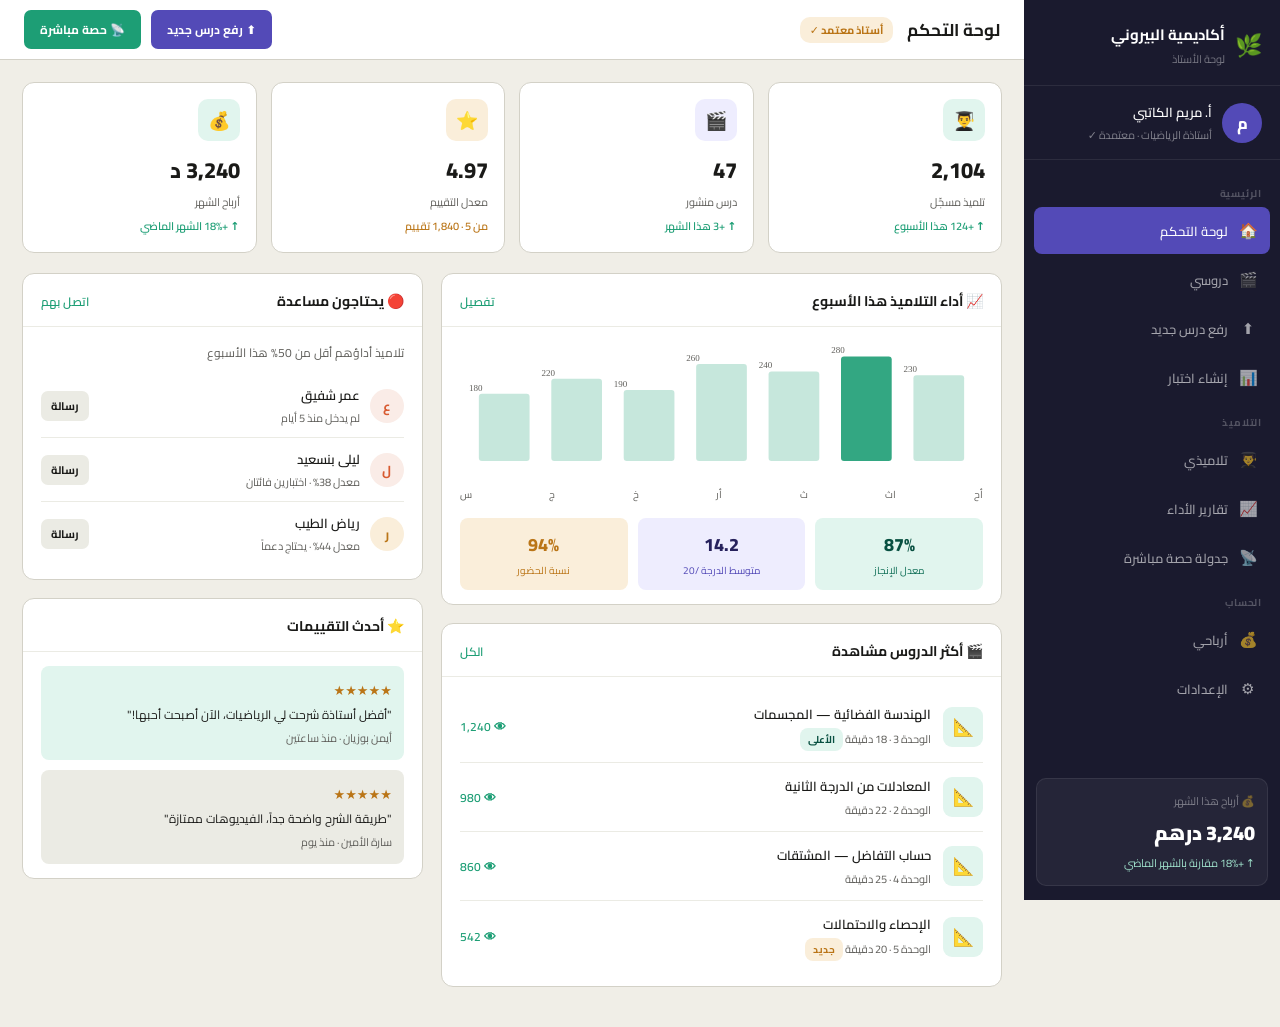
<file: teacher.html>
<!DOCTYPE html>
<html lang="ar" dir="rtl">
<head>
  <meta charset="UTF-8"/>
  <meta name="viewport" content="width=device-width,initial-scale=1.0"/>
  <title>لوحة الأستاذ — أكاديمية البيروني</title>
  <link href="https://fonts.googleapis.com/css2?family=Cairo:wght@300;400;500;600;700;900&display=swap" rel="stylesheet"/>
  <style>
    :root{
      --teal:#1D9E75;--td:#085041;--tm:#0F6E56;--tl:#E1F5EE;--tb:#9FE1CB;
      --pur:#534AB7;--pl:#EEEDFE;--pd:#26215C;
      --amb:#BA7517;--al:#FAEEDA;--cor:#D85A30;--cl:#FAECE7;
      --bg:#F0EEE7;--wh:#fff;--dk:#1a1a18;--gt:#5F5E5A;--gm:#D3D1C7;--gl:#EBEBE4;
      --sw:256px;--font:'Cairo',system-ui,sans-serif;--r:12px;
    }
    *,*::before,*::after{box-sizing:border-box;margin:0;padding:0}
    body{font-family:var(--font);background:var(--bg);color:var(--dk);direction:rtl;display:flex;min-height:100vh;font-size:14px}
    .sb{width:var(--sw);flex-shrink:0;background:#1a1a2e;display:flex;flex-direction:column;
        position:fixed;top:0;right:0;bottom:0;overflow-y:auto;z-index:50}
    .sb-logo{padding:20px 18px 16px;border-bottom:1px solid rgba(255,255,255,.08);display:flex;align-items:center;gap:10px}
    .sb-logo-t{color:#fff;font-size:15px;font-weight:700}
    .sb-logo-s{color:rgba(255,255,255,.4);font-size:11px}
    .sb-user{padding:14px 18px;border-bottom:1px solid rgba(255,255,255,.08);display:flex;align-items:center;gap:10px}
    .sb-av{width:40px;height:40px;border-radius:50%;background:var(--pur);
           display:flex;align-items:center;justify-content:center;font-size:16px;font-weight:800;color:#fff;flex-shrink:0}
    .sb-n{color:#fff;font-size:13px;font-weight:600}
    .sb-g{color:rgba(255,255,255,.45);font-size:11px;margin-top:1px}
    .sb-nav{flex:1;padding:12px 10px}
    .sb-sec{font-size:10px;font-weight:700;letter-spacing:.08em;color:rgba(255,255,255,.25);
            text-transform:uppercase;padding:8px 8px 4px;margin-top:4px}
    .sb-a{display:flex;align-items:center;gap:10px;padding:9px 12px;border-radius:8px;
          font-size:13px;font-weight:500;color:rgba(255,255,255,.6);cursor:pointer;
          transition:.18s;margin-bottom:2px;user-select:none}
    .sb-a:hover{background:rgba(255,255,255,.07);color:#fff}
    .sb-a.on{background:var(--pur);color:#fff}
    .sb-i{font-size:15px;width:20px;text-align:center;flex-shrink:0}
    .sb-earnings{margin:10px 12px 14px;padding:12px;background:rgba(255,255,255,.05);
                 border-radius:10px;border:1px solid rgba(255,255,255,.08)}
    .sb-e-l{color:rgba(255,255,255,.4);font-size:11px;margin-bottom:3px}
    .sb-e-v{color:#fff;font-size:20px;font-weight:900}
    .sb-e-s{color:var(--tb);font-size:11px;margin-top:2px}

    .main{margin-right:var(--sw);flex:1;display:flex;flex-direction:column;min-height:100vh}
    .topbar{background:var(--wh);border-bottom:1px solid var(--gm);padding:0 24px;
            height:60px;display:flex;align-items:center;gap:14px;position:sticky;top:0;z-index:40}
    .tb-title{font-size:17px;font-weight:700}
    .tb-tag{background:var(--al);color:var(--amb);font-size:11px;font-weight:700;
            padding:3px 10px;border-radius:10px}
    .topbar-right{margin-right:auto;display:flex;align-items:center;gap:10px}
    .cnt{padding:22px;flex:1}

    .tab-panel{display:none}
    .tab-panel.active{display:block}

    .sr{display:grid;grid-template-columns:repeat(4,1fr);gap:14px;margin-bottom:20px}
    .sc{background:var(--wh);border-radius:var(--r);padding:16px;border:1px solid var(--gm)}
    .sc-ic{width:42px;height:42px;border-radius:10px;display:flex;align-items:center;justify-content:center;font-size:18px}
    .sc-n{font-size:22px;font-weight:800;color:var(--dk);margin-top:8px}
    .sc-l{font-size:11px;color:var(--gt);margin-top:1px}
    .sc-ch{font-size:11px;font-weight:600;margin-top:4px}
    .ch-up{color:var(--teal)}
    .ch-dn{color:var(--cor)}

    .card{background:var(--wh);border-radius:var(--r);border:1px solid var(--gm);overflow:hidden;margin-bottom:18px}
    .ch{display:flex;align-items:center;justify-content:space-between;padding:14px 18px 12px;border-bottom:1px solid var(--gl)}
    .ct{font-size:14px;font-weight:700}
    .cla{font-size:12px;color:var(--teal);font-weight:600;cursor:pointer}
    .cb{padding:14px 18px}

    .btn{padding:8px 16px;border:none;border-radius:7px;font-family:var(--font);font-size:12px;font-weight:700;cursor:pointer;transition:.18s}
    .btn-p{background:var(--teal);color:#fff}
    .btn-p:hover{background:var(--tm)}
    .btn-s{background:var(--gl);color:var(--dk)}
    .btn-s:hover{background:var(--gm)}
    .btn-pur{background:var(--pur);color:#fff}
    .btn-pur:hover{background:var(--pd)}
    .btn-amb{background:var(--al);color:var(--amb)}

    .tc{display:grid;grid-template-columns:1.4fr 1fr;gap:18px}
    .thr{display:grid;grid-template-columns:repeat(3,1fr);gap:18px}

    .stu-i{display:flex;align-items:center;gap:10px;padding:9px 0;border-bottom:1px solid var(--gl)}
    .stu-i:last-child{border-bottom:none}
    .stu-av{width:34px;height:34px;border-radius:50%;display:flex;align-items:center;justify-content:center;font-size:13px;font-weight:700;flex-shrink:0}
    .stu-n{font-size:13px;font-weight:600;color:var(--dk)}
    .stu-m{font-size:11px;color:var(--gt);margin-top:1px}
    .stu-pb-w{flex:1;height:4px;background:var(--gl);border-radius:2px;overflow:hidden}
    .stu-pb{height:100%;border-radius:2px}
    .stu-pp{font-size:11px;font-weight:700;width:32px;text-align:left}

    .lesson-i{display:flex;align-items:center;gap:12px;padding:11px 0;border-bottom:1px solid var(--gl)}
    .lesson-i:last-child{border-bottom:none}
    .lesson-ic{width:40px;height:40px;border-radius:9px;display:flex;align-items:center;justify-content:center;font-size:17px;flex-shrink:0}
    .lesson-n{font-size:13px;font-weight:600;color:var(--dk)}
    .lesson-m{font-size:11px;color:var(--gt);margin-top:2px}
    .lesson-views{font-size:12px;color:var(--teal);font-weight:600;flex-shrink:0;text-align:left;min-width:60px}

    .tag{display:inline-block;font-size:10px;font-weight:700;padding:2px 8px;border-radius:8px}
    .tag-g{background:var(--tl);color:var(--td)}
    .tag-p{background:var(--pl);color:var(--pd)}
    .tag-a{background:var(--al);color:var(--amb)}
    .tag-r{background:var(--cl);color:var(--cor)}

    @media(max-width:900px){
      .sb{display:none}.main{margin-right:0}
      .tc,.thr{grid-template-columns:1fr}
      .sr{grid-template-columns:1fr 1fr}
    }
  </style>
</head>
<body>

<!-- SIDEBAR -->
<aside class="sb">
  <div class="sb-logo">
    <span style="font-size:22px">🌿</span>
    <div>
      <div class="sb-logo-t">أكاديمية البيروني</div>
      <div class="sb-logo-s">لوحة الأستاذ</div>
    </div>
  </div>
  <div class="sb-user">
    <div class="sb-av">م</div>
    <div>
      <div class="sb-n">أ. مريم الكاتبي</div>
      <div class="sb-g">أستاذة الرياضيات · معتمدة ✓</div>
    </div>
  </div>
  <nav class="sb-nav">
    <div class="sb-sec">الرئيسية</div>
    <div class="sb-a on" onclick="go(this,'home')"><span class="sb-i">🏠</span>لوحة التحكم</div>
    <div class="sb-a" onclick="go(this,'lessons')"><span class="sb-i">🎬</span>دروسي</div>
    <div class="sb-a" onclick="go(this,'upload')"><span class="sb-i">⬆️</span>رفع درس جديد</div>
    <div class="sb-a" onclick="go(this,'quizzes')"><span class="sb-i">📊</span>إنشاء اختبار</div>
    <div class="sb-sec">التلاميذ</div>
    <div class="sb-a" onclick="go(this,'students')"><span class="sb-i">👨‍🎓</span>تلاميذي</div>
    <div class="sb-a" onclick="go(this,'performance')"><span class="sb-i">📈</span>تقارير الأداء</div>
    <div class="sb-a" onclick="go(this,'live')"><span class="sb-i">📡</span>جدولة حصة مباشرة</div>
    <div class="sb-sec">الحساب</div>
    <div class="sb-a" onclick="go(this,'earnings')"><span class="sb-i">💰</span>أرباحي</div>
    <div class="sb-a" onclick="go(this,'settings')"><span class="sb-i">⚙️</span>الإعدادات</div>
  </nav>
  <div class="sb-earnings">
    <div class="sb-e-l">💰 أرباح هذا الشهر</div>
    <div class="sb-e-v">3,240 درهم</div>
    <div class="sb-e-s">↑ +18% مقارنة بالشهر الماضي</div>
  </div>
</aside>

<!-- MAIN -->
<div class="main">
  <div class="topbar">
    <div class="tb-title" id="pg-title">لوحة التحكم</div>
    <span class="tb-tag">أستاذ معتمد ✓</span>
    <div class="topbar-right">
      <button class="btn btn-pur" onclick="go(document.querySelector('[onclick*=upload]'),'upload')">⬆️ رفع درس جديد</button>
      <button class="btn btn-p" onclick="go(document.querySelector('[onclick*=live]'),'live')">📡 حصة مباشرة</button>
    </div>
  </div>

  <div class="cnt">

    <!-- HOME -->
    <div class="tab-panel active" id="t-home">
      <div class="sr">
        <div class="sc">
          <div class="sc-ic" style="background:#E1F5EE">👨‍🎓</div>
          <div class="sc-n">2,104</div>
          <div class="sc-l">تلميذ مسجّل</div>
          <div class="sc-ch ch-up">↑ +124 هذا الأسبوع</div>
        </div>
        <div class="sc">
          <div class="sc-ic" style="background:#EEEDFE">🎬</div>
          <div class="sc-n">47</div>
          <div class="sc-l">درس منشور</div>
          <div class="sc-ch ch-up">↑ +3 هذا الشهر</div>
        </div>
        <div class="sc">
          <div class="sc-ic" style="background:#FAEEDA">⭐</div>
          <div class="sc-n">4.97</div>
          <div class="sc-l">معدل التقييم</div>
          <div class="sc-ch" style="color:var(--amb)">من 5 · 1,840 تقييم</div>
        </div>
        <div class="sc">
          <div class="sc-ic" style="background:#E1F5EE">💰</div>
          <div class="sc-n">3,240 د</div>
          <div class="sc-l">أرباح الشهر</div>
          <div class="sc-ch ch-up">↑ +18% الشهر الماضي</div>
        </div>
      </div>

      <div class="tc">
        <div>
          <div class="card">
            <div class="ch"><div class="ct">📈 أداء التلاميذ هذا الأسبوع</div><div class="cla">تفصيل</div></div>
            <div class="cb">
              <canvas id="perf" height="130" style="width:100%"></canvas>
              <div style="display:flex;justify-content:space-between;margin-top:6px;font-size:10px;color:var(--gt)">
                <span>أح</span><span>اث</span><span>ث</span><span>أر</span><span>خ</span><span>ج</span><span>س</span>
              </div>
              <div style="display:grid;grid-template-columns:repeat(3,1fr);gap:10px;margin-top:14px">
                <div style="text-align:center;background:var(--tl);border-radius:8px;padding:10px">
                  <div style="font-size:18px;font-weight:800;color:var(--td)">87%</div>
                  <div style="font-size:10px;color:var(--tm)">معدل الإنجاز</div>
                </div>
                <div style="text-align:center;background:var(--pl);border-radius:8px;padding:10px">
                  <div style="font-size:18px;font-weight:800;color:var(--pd)">14.2</div>
                  <div style="font-size:10px;color:var(--pur)">متوسط الدرجة /20</div>
                </div>
                <div style="text-align:center;background:var(--al);border-radius:8px;padding:10px">
                  <div style="font-size:18px;font-weight:800;color:var(--amb)">94%</div>
                  <div style="font-size:10px;color:var(--amb)">نسبة الحضور</div>
                </div>
              </div>
            </div>
          </div>

          <div class="card">
            <div class="ch"><div class="ct">🎬 أكثر الدروس مشاهدة</div><div class="cla">الكل</div></div>
            <div class="cb">
              <div class="lesson-i">
                <div class="lesson-ic" style="background:#E1F5EE">📐</div>
                <div style="flex:1">
                  <div class="lesson-n">الهندسة الفضائية — المجسمات</div>
                  <div class="lesson-m">الوحدة 3 · 18 دقيقة <span class="tag tag-g">الأعلى</span></div>
                </div>
                <div class="lesson-views">👁 1,240</div>
              </div>
              <div class="lesson-i">
                <div class="lesson-ic" style="background:#E1F5EE">📐</div>
                <div style="flex:1">
                  <div class="lesson-n">المعادلات من الدرجة الثانية</div>
                  <div class="lesson-m">الوحدة 2 · 22 دقيقة</div>
                </div>
                <div class="lesson-views">👁 980</div>
              </div>
              <div class="lesson-i">
                <div class="lesson-ic" style="background:#E1F5EE">📐</div>
                <div style="flex:1">
                  <div class="lesson-n">حساب التفاضل — المشتقات</div>
                  <div class="lesson-m">الوحدة 4 · 25 دقيقة</div>
                </div>
                <div class="lesson-views">👁 860</div>
              </div>
              <div class="lesson-i">
                <div class="lesson-ic" style="background:#E1F5EE">📐</div>
                <div style="flex:1">
                  <div class="lesson-n">الإحصاء والاحتمالات</div>
                  <div class="lesson-m">الوحدة 5 · 20 دقيقة <span class="tag tag-a">جديد</span></div>
                </div>
                <div class="lesson-views">👁 542</div>
              </div>
            </div>
          </div>
        </div>

        <div>
          <div class="card">
            <div class="ch"><div class="ct">🔴 يحتاجون مساعدة</div><div class="cla">اتصل بهم</div></div>
            <div class="cb">
              <div style="font-size:12px;color:var(--gt);margin-bottom:10px">تلاميذ أداؤهم أقل من 50% هذا الأسبوع</div>
              <div class="stu-i">
                <div class="stu-av" style="background:#FAECE7;color:var(--cor)">ع</div>
                <div style="flex:1">
                  <div class="stu-n">عمر شفيق</div>
                  <div class="stu-m">لم يدخل منذ 5 أيام</div>
                </div>
                <button class="btn btn-s" style="font-size:11px;padding:5px 10px">رسالة</button>
              </div>
              <div class="stu-i">
                <div class="stu-av" style="background:#FAECE7;color:var(--cor)">ل</div>
                <div style="flex:1">
                  <div class="stu-n">ليلى بنسعيد</div>
                  <div class="stu-m">معدل 38% · اختبارين فائتان</div>
                </div>
                <button class="btn btn-s" style="font-size:11px;padding:5px 10px">رسالة</button>
              </div>
              <div class="stu-i">
                <div class="stu-av" style="background:#FAEEDA;color:var(--amb)">ر</div>
                <div style="flex:1">
                  <div class="stu-n">رياض الطيب</div>
                  <div class="stu-m">معدل 44% · يحتاج دعماً</div>
                </div>
                <button class="btn btn-s" style="font-size:11px;padding:5px 10px">رسالة</button>
              </div>
            </div>
          </div>

          <div class="card">
            <div class="ch"><div class="ct">⭐ أحدث التقييمات</div></div>
            <div class="cb">
              <div style="display:flex;flex-direction:column;gap:10px">
                <div style="background:var(--tl);border-radius:8px;padding:12px">
                  <div style="color:var(--amb);font-size:13px;margin-bottom:4px">★★★★★</div>
                  <div style="font-size:12px;color:var(--dk);line-height:1.5">"أفضل أستاذة شرحت لي الرياضيات، الآن أصبحت أحبها!"</div>
                  <div style="font-size:11px;color:var(--gt);margin-top:4px">أيمن بوزيان · منذ ساعتين</div>
                </div>
                <div style="background:var(--gl);border-radius:8px;padding:12px">
                  <div style="color:var(--amb);font-size:13px;margin-bottom:4px">★★★★★</div>
                  <div style="font-size:12px;color:var(--dk);line-height:1.5">"طريقة الشرح واضحة جداً، الفيديوهات ممتازة"</div>
                  <div style="font-size:11px;color:var(--gt);margin-top:4px">سارة الأمين · منذ يوم</div>
                </div>
              </div>
            </div>
          </div>
        </div>
      </div>
    </div><!-- /home -->

    <!-- UPLOAD -->
    <div class="tab-panel" id="t-upload">
      <div class="card">
        <div class="ch"><div class="ct">⬆️ رفع درس جديد</div></div>
        <div class="cb">
          <div style="display:grid;grid-template-columns:1fr 1fr;gap:16px">
            <div>
              <div style="font-size:11px;color:var(--gt);font-weight:700;margin-bottom:6px;text-transform:uppercase">عنوان الدرس *</div>
              <input id="lesson-title-inp" style="width:100%;border:1px solid var(--gm);border-radius:8px;padding:9px 12px;font-family:var(--font);font-size:13px;color:var(--dk);outline:none" placeholder="مثال: الهندسة الفضائية — المجسمات"/>
            </div>
            <div>
              <div style="font-size:11px;color:var(--gt);font-weight:700;margin-bottom:6px;text-transform:uppercase">المادة *</div>
              <select style="width:100%;border:1px solid var(--gm);border-radius:8px;padding:9px 12px;font-family:var(--font);font-size:13px;color:var(--dk)">
                <option>الرياضيات</option><option>SVT</option><option>الفيزياء والكيمياء</option><option>العربية</option><option>الفرنسية</option>
              </select>
            </div>
            <div>
              <div style="font-size:11px;color:var(--gt);font-weight:700;margin-bottom:6px;text-transform:uppercase">المستوى *</div>
              <select style="width:100%;border:1px solid var(--gm);border-radius:8px;padding:9px 12px;font-family:var(--font);font-size:13px;color:var(--dk)">
                <option>السنة الأولى إعدادي (1AC)</option><option>السنة الثانية إعدادي (2AC)</option><option>السنة الثالثة إعدادي (3AC)</option>
              </select>
            </div>
            <div>
              <div style="font-size:11px;color:var(--gt);font-weight:700;margin-bottom:6px;text-transform:uppercase">الوحدة والدرس</div>
              <div style="display:flex;gap:8px">
                <input style="flex:1;border:1px solid var(--gm);border-radius:8px;padding:9px 12px;font-family:var(--font);font-size:13px;color:var(--dk)" placeholder="الوحدة 3"/>
                <input style="flex:1;border:1px solid var(--gm);border-radius:8px;padding:9px 12px;font-family:var(--font);font-size:13px;color:var(--dk)" placeholder="الدرس 4"/>
              </div>
            </div>
          </div>
          <div style="margin-top:16px">
            <div style="font-size:11px;color:var(--gt);font-weight:700;margin-bottom:6px;text-transform:uppercase">وصف الدرس</div>
            <textarea style="width:100%;border:1px solid var(--gm);border-radius:8px;padding:9px 12px;font-family:var(--font);font-size:13px;color:var(--dk);resize:vertical;min-height:80px;outline:none" placeholder="اشرح ما سيتعلمه التلميذ في هذا الدرس..."></textarea>
          </div>
          <div style="margin-top:16px;display:grid;grid-template-columns:1fr 1fr;gap:14px">
            <div>
              <div style="font-size:11px;color:var(--gt);font-weight:700;margin-bottom:8px;text-transform:uppercase">📹 رفع الفيديو</div>
              <div id="video-drop" onclick="simulateUpload('video')" style="border:2px dashed var(--gm);border-radius:10px;padding:28px 16px;text-align:center;cursor:pointer;transition:.2s;background:var(--bg)" onmouseover="this.style.borderColor='var(--teal)'" onmouseout="this.style.borderColor='var(--gm)'">
                <div style="font-size:28px;margin-bottom:8px">🎬</div>
                <div style="font-size:13px;font-weight:600;color:var(--dk)">اسحب الفيديو هنا</div>
                <div style="font-size:11px;color:var(--gt);margin-top:4px">MP4, MOV — حتى 2GB</div>
                <div id="vid-prog" style="display:none;margin-top:10px">
                  <div style="height:4px;background:var(--gl);border-radius:2px;overflow:hidden">
                    <div id="vid-fill" style="height:100%;background:var(--teal);width:0%;border-radius:2px;transition:.1s"></div>
                  </div>
                  <div id="vid-pct" style="font-size:12px;color:var(--teal);margin-top:4px;font-weight:700">0%</div>
                </div>
              </div>
            </div>
            <div>
              <div style="font-size:11px;color:var(--gt);font-weight:700;margin-bottom:8px;text-transform:uppercase">📄 ملفات الدرس</div>
              <div onclick="simulateUpload('pdf')" style="border:2px dashed var(--gm);border-radius:10px;padding:20px 16px;text-align:center;cursor:pointer;transition:.2s;background:var(--bg);margin-bottom:8px" onmouseover="this.style.borderColor='var(--pur)'" onmouseout="this.style.borderColor='var(--gm)'">
                <div style="font-size:20px;margin-bottom:4px">📑</div>
                <div style="font-size:12px;font-weight:600;color:var(--dk)">رفع PDF (ملخص)</div>
              </div>
              <div onclick="simulateUpload('ppt')" style="border:2px dashed var(--gm);border-radius:10px;padding:20px 16px;text-align:center;cursor:pointer;transition:.2s;background:var(--bg)" onmouseover="this.style.borderColor='var(--amb)'" onmouseout="this.style.borderColor='var(--gm)'">
                <div style="font-size:20px;margin-bottom:4px">📊</div>
                <div style="font-size:12px;font-weight:600;color:var(--dk)">رفع عرض تقديمي</div>
              </div>
            </div>
          </div>
          <div id="upload-msg" style="display:none;background:var(--tl);border:1px solid var(--tb);border-radius:8px;padding:12px 16px;margin-top:14px;font-size:13px;color:var(--td);font-weight:600"></div>
          <div style="display:flex;gap:10px;margin-top:18px">
            <button class="btn btn-s" onclick="alert('تم الحفظ كمسودة ✓')">💾 حفظ كمسودة</button>
            <button class="btn btn-p" onclick="publishLesson()">🚀 نشر الدرس</button>
          </div>
        </div>
      </div>
    </div><!-- /upload -->

    <!-- QUIZ BUILDER -->
    <div class="tab-panel" id="t-quizzes">
      <div class="card">
        <div class="ch"><div class="ct">📊 إنشاء اختبار جديد</div></div>
        <div class="cb">
          <div style="display:grid;grid-template-columns:1fr 1fr 1fr;gap:12px;margin-bottom:16px">
            <div>
              <div style="font-size:11px;color:var(--gt);font-weight:700;margin-bottom:5px;text-transform:uppercase">عنوان الاختبار</div>
              <input style="width:100%;border:1px solid var(--gm);border-radius:8px;padding:8px 12px;font-family:var(--font);font-size:13px;color:var(--dk)" placeholder="اختبار الهندسة — الوحدة 3"/>
            </div>
            <div>
              <div style="font-size:11px;color:var(--gt);font-weight:700;margin-bottom:5px;text-transform:uppercase">نوع الاختبار</div>
              <select style="width:100%;border:1px solid var(--gm);border-radius:8px;padding:8px 12px;font-family:var(--font);font-size:13px;color:var(--dk)">
                <option>اختبار قصير (بعد الدرس)</option>
                <option>اختبار نهاية الوحدة</option>
                <option>محاكاة امتحان جهوي</option>
              </select>
            </div>
            <div>
              <div style="font-size:11px;color:var(--gt);font-weight:700;margin-bottom:5px;text-transform:uppercase">مدة الاختبار</div>
              <select style="width:100%;border:1px solid var(--gm);border-radius:8px;padding:8px 12px;font-family:var(--font);font-size:13px;color:var(--dk)">
                <option>10 دقائق</option><option>20 دقيقة</option><option>30 دقيقة</option><option>45 دقيقة</option><option>90 دقيقة</option>
              </select>
            </div>
          </div>
          <div id="questions-list">
            <div class="q-item" style="border:1px solid var(--gm);border-radius:10px;padding:14px;margin-bottom:10px">
              <div style="display:flex;align-items:center;gap:8px;margin-bottom:10px">
                <span style="background:var(--tl);color:var(--td);font-size:11px;font-weight:700;padding:2px 8px;border-radius:6px">س 1</span>
                <span style="font-size:11px;color:var(--gt)">اختيار من متعدد</span>
                <button onclick="this.closest('.q-item').remove()" style="margin-right:auto;background:none;border:none;cursor:pointer;color:var(--cor);font-size:16px">✕</button>
              </div>
              <input style="width:100%;border:1px solid var(--gl);border-radius:7px;padding:8px 12px;font-family:var(--font);font-size:13px;color:var(--dk);margin-bottom:8px" placeholder="اكتب السؤال هنا..."/>
              <div style="display:grid;grid-template-columns:1fr 1fr;gap:6px">
                <input style="border:1px solid #9FE1CB;border-radius:7px;padding:7px 10px;font-family:var(--font);font-size:12px;color:var(--td);background:var(--tl)" placeholder="✓ الإجابة الصحيحة"/>
                <input style="border:1px solid var(--gl);border-radius:7px;padding:7px 10px;font-family:var(--font);font-size:12px;color:var(--dk)" placeholder="خيار 2"/>
                <input style="border:1px solid var(--gl);border-radius:7px;padding:7px 10px;font-family:var(--font);font-size:12px;color:var(--dk)" placeholder="خيار 3"/>
                <input style="border:1px solid var(--gl);border-radius:7px;padding:7px 10px;font-family:var(--font);font-size:12px;color:var(--dk)" placeholder="خيار 4"/>
              </div>
            </div>
          </div>
          <button onclick="addQuestion()" class="btn btn-s" style="width:100%;margin-top:4px;padding:10px">+ إضافة سؤال جديد</button>
          <div style="display:flex;gap:10px;margin-top:14px">
            <button class="btn btn-s" onclick="alert('تم الحفظ كمسودة ✓')">💾 مسودة</button>
            <button class="btn btn-p" onclick="alert('تم نشر الاختبار بنجاح! 🎉')">🚀 نشر الاختبار</button>
          </div>
        </div>
      </div>
    </div><!-- /quizzes -->

    <!-- STUDENTS -->
    <div class="tab-panel" id="t-students">
      <div class="card">
        <div class="ch">
          <div class="ct">👨‍🎓 تلاميذي (2,104)</div>
          <div style="display:flex;gap:8px">
            <input style="border:1px solid var(--gm);border-radius:7px;padding:6px 12px;font-family:var(--font);font-size:12px;color:var(--dk)" placeholder="🔍 ابحث..."/>
            <select style="border:1px solid var(--gm);border-radius:7px;padding:6px 10px;font-family:var(--font);font-size:12px;color:var(--dk)">
              <option>كل المستويات</option><option>1AC</option><option>2AC</option><option>3AC</option>
            </select>
          </div>
        </div>
        <div class="cb">
          <table style="width:100%;border-collapse:collapse;font-size:13px">
            <thead>
              <tr style="border-bottom:2px solid var(--gl)">
                <th style="text-align:right;padding:8px;color:var(--gt);font-weight:600;font-size:11px;text-transform:uppercase">التلميذ</th>
                <th style="text-align:center;padding:8px;color:var(--gt);font-weight:600;font-size:11px;text-transform:uppercase">المستوى</th>
                <th style="text-align:center;padding:8px;color:var(--gt);font-weight:600;font-size:11px;text-transform:uppercase">الإنجاز</th>
                <th style="text-align:center;padding:8px;color:var(--gt);font-weight:600;font-size:11px;text-transform:uppercase">المعدل</th>
                <th style="text-align:center;padding:8px;color:var(--gt);font-weight:600;font-size:11px;text-transform:uppercase">آخر نشاط</th>
                <th style="text-align:center;padding:8px;color:var(--gt);font-weight:600;font-size:11px;text-transform:uppercase">إجراء</th>
              </tr>
            </thead>
            <tbody id="students-tbody">
              <tr style="border-bottom:1px solid var(--gl)">
                <td style="padding:10px 8px;display:flex;align-items:center;gap:8px">
                  <div style="width:32px;height:32px;border-radius:50%;background:var(--tl);color:var(--td);display:flex;align-items:center;justify-content:center;font-size:12px;font-weight:700">أ</div>
                  <div><div style="font-weight:600;color:var(--dk)">أيمن بوزيان</div><div style="font-size:11px;color:var(--gt)">مراكش</div></div>
                </td>
                <td style="text-align:center;padding:8px"><span class="tag tag-g">2AC</span></td>
                <td style="text-align:center;padding:8px;font-weight:700;color:var(--teal)">72%</td>
                <td style="text-align:center;padding:8px;font-weight:700;color:var(--teal)">17.5</td>
                <td style="text-align:center;padding:8px;font-size:11px;color:var(--gt)">اليوم</td>
                <td style="text-align:center;padding:8px"><button class="btn btn-s" style="font-size:11px;padding:5px 10px">رسالة</button></td>
              </tr>
              <tr style="border-bottom:1px solid var(--gl)">
                <td style="padding:10px 8px;display:flex;align-items:center;gap:8px">
                  <div style="width:32px;height:32px;border-radius:50%;background:#FFF3CD;color:#7a5600;display:flex;align-items:center;justify-content:center;font-size:12px;font-weight:700">ز</div>
                  <div><div style="font-weight:600;color:var(--dk)">زينب أمجار</div><div style="font-size:11px;color:var(--gt)">الرباط</div></div>
                </td>
                <td style="text-align:center;padding:8px"><span class="tag tag-p">3AC</span></td>
                <td style="text-align:center;padding:8px;font-weight:700;color:var(--teal)">94%</td>
                <td style="text-align:center;padding:8px;font-weight:700;color:var(--teal)">19.2</td>
                <td style="text-align:center;padding:8px;font-size:11px;color:var(--gt)">أمس</td>
                <td style="text-align:center;padding:8px"><button class="btn btn-s" style="font-size:11px;padding:5px 10px">رسالة</button></td>
              </tr>
              <tr style="border-bottom:1px solid var(--gl)">
                <td style="padding:10px 8px;display:flex;align-items:center;gap:8px">
                  <div style="width:32px;height:32px;border-radius:50%;background:var(--cl);color:var(--cor);display:flex;align-items:center;justify-content:center;font-size:12px;font-weight:700">ع</div>
                  <div><div style="font-weight:600;color:var(--dk)">عمر شفيق</div><div style="font-size:11px;color:var(--gt)">فاس</div></div>
                </td>
                <td style="text-align:center;padding:8px"><span class="tag tag-g">2AC</span></td>
                <td style="text-align:center;padding:8px;font-weight:700;color:var(--cor)">32%</td>
                <td style="text-align:center;padding:8px;font-weight:700;color:var(--cor)">8.5</td>
                <td style="text-align:center;padding:8px;font-size:11px;color:var(--cor)">5 أيام</td>
                <td style="text-align:center;padding:8px"><button class="btn" style="background:var(--cl);color:var(--cor);font-size:11px;padding:5px 10px">تنبيه</button></td>
              </tr>
              <tr>
                <td style="padding:10px 8px;display:flex;align-items:center;gap:8px">
                  <div style="width:32px;height:32px;border-radius:50%;background:var(--al);color:var(--amb);display:flex;align-items:center;justify-content:center;font-size:12px;font-weight:700">س</div>
                  <div><div style="font-weight:600;color:var(--dk)">سارة الأمين</div><div style="font-size:11px;color:var(--gt)">الدار البيضاء</div></div>
                </td>
                <td style="text-align:center;padding:8px"><span class="tag tag-a">1AC</span></td>
                <td style="text-align:center;padding:8px;font-weight:700;color:var(--teal)">81%</td>
                <td style="text-align:center;padding:8px;font-weight:700;color:var(--teal)">16.0</td>
                <td style="text-align:center;padding:8px;font-size:11px;color:var(--gt)">اليوم</td>
                <td style="text-align:center;padding:8px"><button class="btn btn-s" style="font-size:11px;padding:5px 10px">رسالة</button></td>
              </tr>
            </tbody>
          </table>
        </div>
      </div>
    </div><!-- /students -->

    <!-- LIVE SCHEDULE -->
    <div class="tab-panel" id="t-live">
      <div class="card">
        <div class="ch"><div class="ct">📡 جدولة حصة مباشرة</div></div>
        <div class="cb">
          <div style="display:grid;grid-template-columns:1fr 1fr;gap:14px;margin-bottom:16px">
            <div>
              <div style="font-size:11px;color:var(--gt);font-weight:700;margin-bottom:5px;text-transform:uppercase">عنوان الحصة</div>
              <input style="width:100%;border:1px solid var(--gm);border-radius:8px;padding:9px 12px;font-family:var(--font);font-size:13px;color:var(--dk)" placeholder="مراجعة الهندسة الفضائية"/>
            </div>
            <div>
              <div style="font-size:11px;color:var(--gt);font-weight:700;margin-bottom:5px;text-transform:uppercase">الموعد</div>
              <input type="datetime-local" style="width:100%;border:1px solid var(--gm);border-radius:8px;padding:9px 12px;font-family:var(--font);font-size:13px;color:var(--dk)"/>
            </div>
            <div>
              <div style="font-size:11px;color:var(--gt);font-weight:700;margin-bottom:5px;text-transform:uppercase">الفئة المستهدفة</div>
              <select style="width:100%;border:1px solid var(--gm);border-radius:8px;padding:9px 12px;font-family:var(--font);font-size:13px;color:var(--dk)">
                <option>كل تلاميذي</option><option>1AC فقط</option><option>2AC فقط</option><option>3AC فقط</option>
              </select>
            </div>
            <div>
              <div style="font-size:11px;color:var(--gt);font-weight:700;margin-bottom:5px;text-transform:uppercase">مدة الحصة</div>
              <select style="width:100%;border:1px solid var(--gm);border-radius:8px;padding:9px 12px;font-family:var(--font);font-size:13px;color:var(--dk)">
                <option>30 دقيقة</option><option>45 دقيقة</option><option>60 دقيقة</option><option>90 دقيقة</option>
              </select>
            </div>
          </div>
          <div style="background:var(--tl);border-radius:8px;padding:14px;margin-bottom:14px">
            <div style="font-size:13px;font-weight:600;color:var(--td);margin-bottom:6px">⚙️ إعدادات الحصة</div>
            <div style="display:flex;flex-direction:column;gap:8px">
              <label style="display:flex;align-items:center;gap:8px;font-size:13px;cursor:pointer">
                <input type="checkbox" checked style="accent-color:var(--teal)"/> تسجيل تلقائي للحصة
              </label>
              <label style="display:flex;align-items:center;gap:8px;font-size:13px;cursor:pointer">
                <input type="checkbox" checked style="accent-color:var(--teal)"/> إشعار التلاميذ قبل ساعة
              </label>
              <label style="display:flex;align-items:center;gap:8px;font-size:13px;cursor:pointer">
                <input type="checkbox" style="accent-color:var(--teal)"/> تفعيل السبورة التفاعلية
              </label>
            </div>
          </div>
          <button class="btn btn-p" onclick="alert('تم جدولة الحصة! سيصل إشعار لجميع التلاميذ 📡')">📡 جدولة الحصة المباشرة</button>
        </div>
      </div>
    </div><!-- /live -->

  </div><!-- /.cnt -->
</div><!-- /.main -->

<script>
const titles2={home:'لوحة التحكم',lessons:'دروسي',upload:'رفع درس جديد',quizzes:'إنشاء اختبار',students:'تلاميذي',performance:'تقارير الأداء',live:'جدولة حصة مباشرة',earnings:'أرباحي',settings:'الإعدادات'};
function go(el,tab){
  document.querySelectorAll('.sb-a').forEach(a=>a.classList.remove('on'));
  if(el)el.classList.add('on');
  document.querySelectorAll('.tab-panel').forEach(p=>p.classList.remove('active'));
  const panel=document.getElementById('t-'+tab);
  if(panel){panel.classList.add('active');}
  document.getElementById('pg-title').textContent=titles2[tab]||'';
  window.scrollTo({top:0,behavior:'smooth'});
}

/* Chart */
(function(){
  const c=document.getElementById('perf');if(!c)return;
  const ctx=c.getContext('2d');
  const W=c.offsetWidth||300,H=130;
  c.width=W*devicePixelRatio;c.height=H*devicePixelRatio;
  ctx.scale(devicePixelRatio,devicePixelRatio);
  const active=[180,220,190,260,240,280,230];
  const pL=8,pR=8,pT=8,pB=10,cW=W-pL-pR,cH=H-pT-pB,bW=cW/7;
  const mx=300;
  active.forEach((v,i)=>{
    const x=pL+i*bW+bW*.15,bh=(v/mx)*cH,y=pT+cH-bh;
    ctx.fillStyle=i===5?'rgba(29,158,117,.9)':'rgba(29,158,117,.25)';
    ctx.beginPath();ctx.roundRect(x,y,bW*.7,bh,3);ctx.fill();
    ctx.fillStyle='#5F5E5A';ctx.font='9px Cairo';
    ctx.fillText(v,x+bW*.05,y-3);
  });
})();

/* Upload simulation */
function simulateUpload(type){
  if(type==='video'){
    document.getElementById('vid-prog').style.display='block';
    let p=0;const t=setInterval(()=>{
      p=Math.min(p+4,100);
      document.getElementById('vid-fill').style.width=p+'%';
      document.getElementById('vid-pct').textContent=p+'%';
      if(p>=100){clearInterval(t);
        const m=document.getElementById('upload-msg');
        m.style.display='block';m.textContent='✅ تم رفع الفيديو بنجاح! جاهز للنشر.';
      }
    },60);
  } else {
    const m=document.getElementById('upload-msg');
    m.style.display='block';
    m.textContent='✅ تم رفع الملف بنجاح!';
  }
}
function publishLesson(){
  const t=document.getElementById('lesson-title-inp').value||'الدرس الجديد';
  alert(`🚀 تم نشر درس "${t}" بنجاح!\nسيصل إشعار لجميع التلاميذ المشتركين.`);
}

let qCount=1;
function addQuestion(){
  qCount++;
  const list=document.getElementById('questions-list');
  const div=document.createElement('div');
  div.className='q-item';
  div.style.cssText='border:1px solid var(--gm);border-radius:10px;padding:14px;margin-bottom:10px';
  div.innerHTML=`<div style="display:flex;align-items:center;gap:8px;margin-bottom:10px">
    <span style="background:var(--tl);color:var(--td);font-size:11px;font-weight:700;padding:2px 8px;border-radius:6px">س ${qCount}</span>
    <select style="font-family:var(--font);font-size:12px;border:1px solid var(--gm);border-radius:6px;padding:3px 8px;color:var(--dk)">
      <option>اختيار من متعدد</option><option>صح / خطأ</option><option>ملء الفراغ</option>
    </select>
    <button onclick="this.closest('.q-item').remove()" style="margin-right:auto;background:none;border:none;cursor:pointer;color:var(--cor);font-size:16px">✕</button>
  </div>
  <input style="width:100%;border:1px solid var(--gl);border-radius:7px;padding:8px 12px;font-family:var(--font);font-size:13px;color:var(--dk);margin-bottom:8px;outline:none" placeholder="اكتب السؤال هنا..."/>
  <div style="display:grid;grid-template-columns:1fr 1fr;gap:6px">
    <input style="border:1px solid #9FE1CB;border-radius:7px;padding:7px 10px;font-family:var(--font);font-size:12px;color:var(--td);background:var(--tl);outline:none" placeholder="✓ الإجابة الصحيحة"/>
    <input style="border:1px solid var(--gl);border-radius:7px;padding:7px 10px;font-family:var(--font);font-size:12px;color:var(--dk);outline:none" placeholder="خيار 2"/>
    <input style="border:1px solid var(--gl);border-radius:7px;padding:7px 10px;font-family:var(--font);font-size:12px;color:var(--dk);outline:none" placeholder="خيار 3"/>
    <input style="border:1px solid var(--gl);border-radius:7px;padding:7px 10px;font-family:var(--font);font-size:12px;color:var(--dk);outline:none" placeholder="خيار 4"/>
  </div>`;
  list.appendChild(div);
}
</script>
</body>
</html>
</file>
